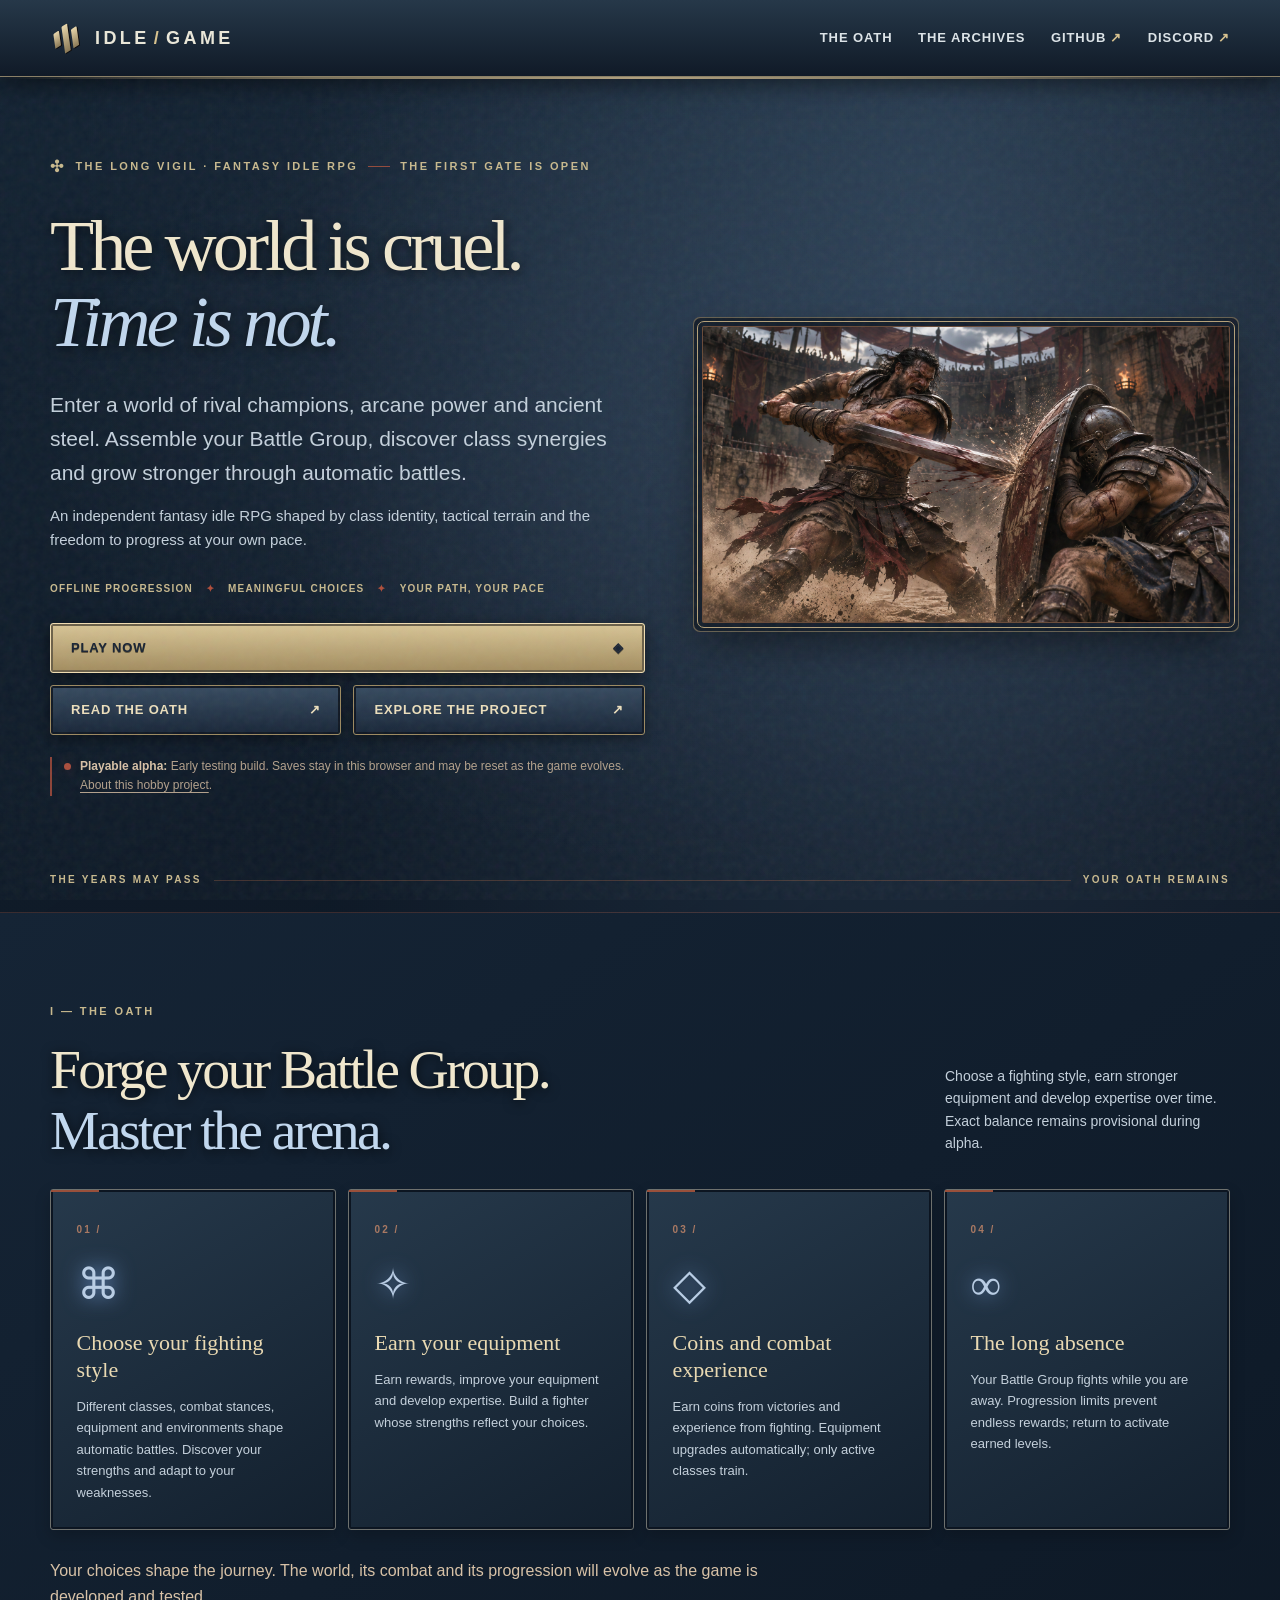
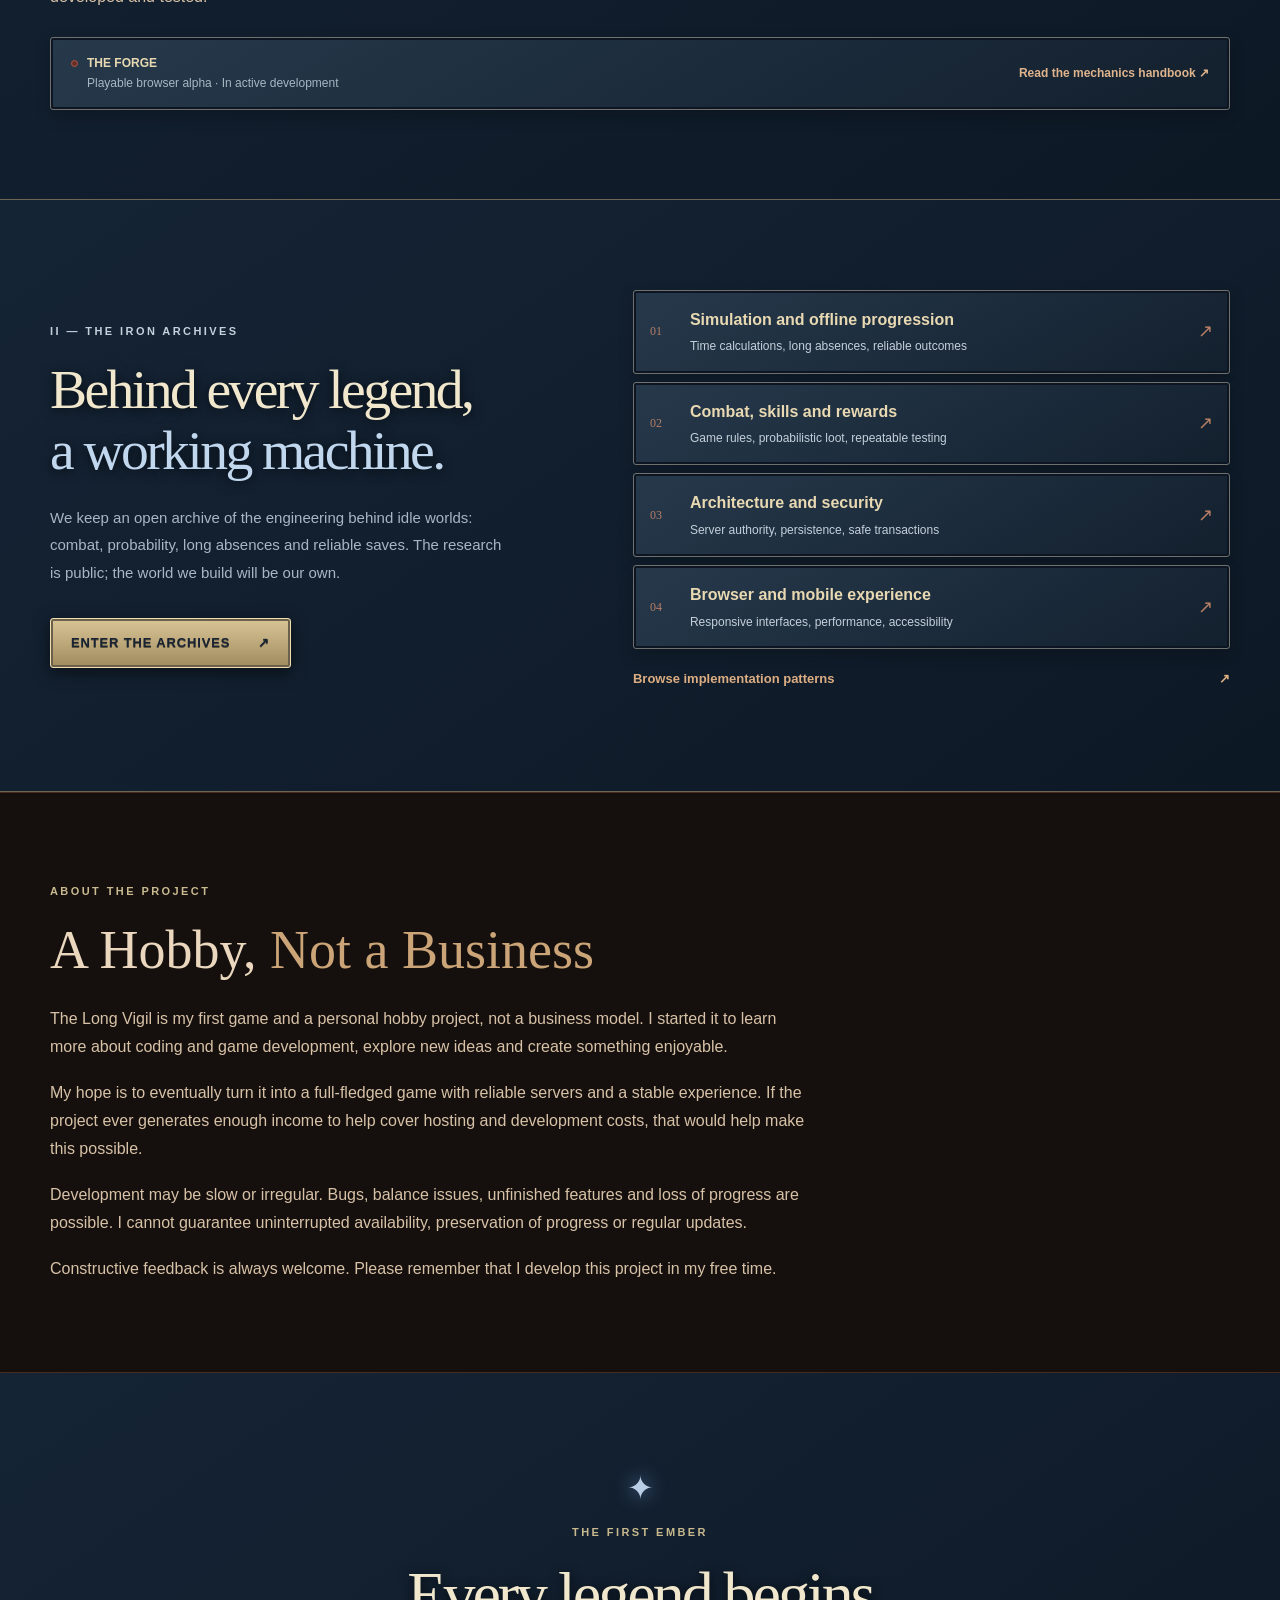
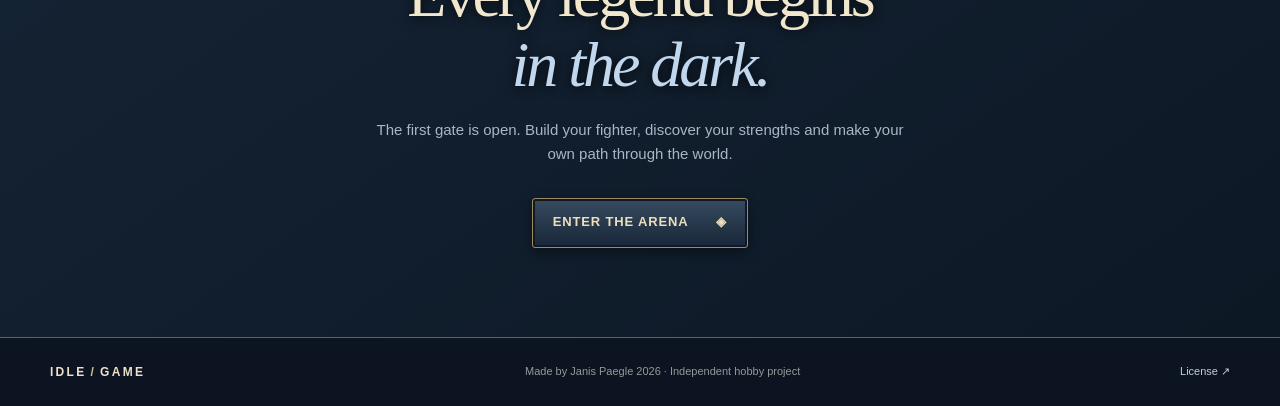
<file: site/index.html>
<!doctype html>
<html lang="en">
<head>
  <meta charset="utf-8">
  <meta name="viewport" content="width=device-width, initial-scale=1">
  <meta name="theme-color" content="#0c0908">
  <meta name="color-scheme" content="dark">
  <meta name="description" content="The Long Vigil is a fantasy idle RPG. Build your Battle Group, explore class abilities and progress through tactical automatic combat.">
  <meta property="og:type" content="website">
  <meta property="og:title" content="The Long Vigil — The World Is Cruel. Time Is Not.">
  <meta property="og:description" content="A fantasy idle RPG of class mastery, tactical battles and long-term progression. Play the evolving browser alpha.">
  <meta property="og:image" content="https://janisp123.github.io/idle_game/assets/gladiator-shield-clash.png">
  <meta property="og:image:alt" content="A greatsword gladiator striking an opponent’s shield in a grimdark arena.">
  <meta property="og:url" content="https://janisp123.github.io/idle_game/">
  <title>The Long Vigil — The World Is Cruel. Time Is Not.</title>
  <link rel="icon" href="./favicon.svg" type="image/svg+xml">
  <link rel="stylesheet" href="./styles.css?v=20261125-gladiator-hero">
  <link rel="stylesheet" href="./grimdark.css?v=20261125-gladiator-hero">
  <link rel="stylesheet" href="./fantasy-theme.css?v=2-landing-alignment">
  <!-- Keep the approved artwork contained even if a visitor has old CSS cached.
       Other page styles remain in the external stylesheets. -->
  <style>
    .hero-art.hero-art-painted {
      width: 100%;
      height: auto;
      min-height: 0;
      aspect-ratio: 1672 / 941;
      overflow: hidden;
      background: transparent;
    }
    .hero-art.hero-art-painted::before,
    .hero-art.hero-art-painted::after {
      content: none !important;
      display: none !important;
    }
    .hero-art.hero-art-painted > img {
      display: block;
      width: 100%;
      max-width: 100%;
      height: auto;
      object-fit: contain;
    }
    .progression-note { max-width: 780px; margin: 28px 0 0; color: #d8c2a7; line-height: 1.65; }
    .hobby-section { padding-block: clamp(48px, 7vw, 96px); border-block: 1px solid rgba(169,100,69,.33); background: #15100e; }
    .hobby-copy > h2, .hobby-copy > p, .hobby-copy > ul { max-width: 760px; }
    .hobby-copy h2 { font: 400 clamp(32px, 5vw, 54px)/1.15 Georgia, serif; color: #ead7be; margin: 0 0 24px; }
    .hobby-copy h2 span { color: #cba477; }
    .hobby-copy > p:not(.section-kicker) { font-size: 16px; line-height: 1.75; color: #d8c2a7; margin: 0 0 18px; }
    .hobby-copy .hobby-promise strong { font-size: clamp(22px, 4vw, 30px); color: #e6bf8f; }
    .hobby-list { padding-inline-start: 1.3em; margin: 0 0 18px; color: #e6d9c5; line-height: 1.75; }
    .hobby-copy > p:last-child { margin-bottom: 0; }
  </style>
</head>
<body>
  <a class="skip-link" href="#main">Skip to content</a>
  <div class="grain" aria-hidden="true"></div>
  <header class="site-header">
    <div class="container nav-wrap">
      <a class="brand" href="./" aria-label="Idle Game home">
        <span class="brand-mark" aria-hidden="true"><span></span><span></span><span></span></span>
        <span class="brand-name">IDLE<span class="brand-divider">/</span>GAME</span>
      </a>
      <nav class="navigation" aria-label="Main navigation">
        <a href="#vision">The Oath</a>
        <a href="#library">The Archives</a>
        <a class="nav-github" href="https://github.com/janisp123/idle_game" target="_blank" rel="noopener noreferrer">GitHub <span aria-hidden="true">↗</span></a>
        <a class="nav-github nav-discord" href="https://discord.gg/uuZut99uQ4" aria-label="Idle Fix Discord server" target="_blank" rel="noopener noreferrer">Discord <span aria-hidden="true">↗</span></a>
      </nav>
    </div>
  </header>

  <main id="main">
    <section class="hero" aria-labelledby="hero-heading">
      <div class="container hero-grid">
        <div class="hero-copy">
          <div class="eyebrow"><span class="small-sigil" aria-hidden="true">✣</span> THE LONG VIGIL · FANTASY IDLE RPG <span class="eyebrow-rule" aria-hidden="true"></span> THE FIRST GATE IS OPEN</div>
          <h1 id="hero-heading">The world is cruel.<br><em>Time is not.</em></h1>
          <p class="hero-lead">Enter a world of rival champions, arcane power and ancient steel. Assemble your Battle Group, discover class synergies and grow stronger through automatic battles.</p>
          <p class="hero-subtext">An independent fantasy idle RPG shaped by class identity, tactical terrain and the freedom to progress at your own pace.</p>
          <div class="hero-oath" aria-label="Design promises"><span>OFFLINE PROGRESSION</span><span aria-hidden="true">✦</span><span>MEANINGFUL CHOICES</span><span aria-hidden="true">✦</span><span>YOUR PATH, YOUR PACE</span></div>
          <div class="hero-actions">
            <a class="button button-primary button-play" href="./play/" aria-describedby="play-status">Play Now <span aria-hidden="true">◈</span></a>
            <a class="button button-outline" href="#vision">Read the Oath <span aria-hidden="true">↗</span></a>
            <a class="button button-outline" href="https://github.com/janisp123/idle_game" target="_blank" rel="noopener noreferrer">Explore the project <span aria-hidden="true">↗</span></a>
          </div>
          <div class="hero-note" id="play-status"><span class="note-spark" aria-hidden="true"></span><p><strong>Playable alpha:</strong> Early testing build. Saves stay in this browser and may be reset as the game evolves. <a href="#hobby">About this hobby project</a>.</p></div>
        </div>

        <div class="hero-art hero-art-painted">
          <img src="./assets/gladiator-shield-clash.png" width="1672" height="941"
               alt="A brutal gladiator swings a two-handed sword against the shield of an armoured opponent in a grimdark arena."
               fetchpriority="high" decoding="async">
        </div>
      </div>
      <div class="container hero-lower">
        <span>THE YEARS MAY PASS</span>
        <span class="hero-lower-line" aria-hidden="true"></span>
        <span>YOUR OATH REMAINS</span>
      </div>
    </section>

    <section class="principles" id="vision" aria-labelledby="vision-heading">
      <div class="container">
        <div class="section-heading">
          <p class="section-kicker">I — THE OATH</p>
          <div class="heading-flex">
            <h2 id="vision-heading">Forge your Battle Group.<br><span>Master the arena.</span></h2>
            <p>Choose a fighting style, earn stronger equipment and develop expertise over time. Exact balance remains provisional during alpha.</p>
          </div>
        </div>
        <div class="principles-grid">
          <article class="principle-card">
            <span class="card-number">01 /</span>
            <div class="card-glyph" aria-hidden="true">⌘</div>
            <h3>Choose your fighting style</h3>
            <p>Different classes, combat stances, equipment and environments shape automatic battles. Discover your strengths and adapt to your weaknesses.</p>
          </article>
          <article class="principle-card">
            <span class="card-number">02 /</span>
            <div class="card-glyph" aria-hidden="true">✧</div>
            <h3>Earn your equipment</h3>
            <p>Earn rewards, improve your equipment and develop expertise. Build a fighter whose strengths reflect your choices.</p>
          </article>
          <article class="principle-card">
            <span class="card-number">03 /</span>
            <div class="card-glyph" aria-hidden="true">◇</div>
            <h3>Coins and combat experience</h3>
            <p>Earn coins from victories and experience from fighting. Equipment upgrades automatically; only active classes train.</p>
          </article>
          <article class="principle-card">
            <span class="card-number">04 /</span>
            <div class="card-glyph" aria-hidden="true">∞</div>
            <h3>The long absence</h3>
            <p>Your Battle Group fights while you are away. Progression limits prevent endless rewards; return to activate earned levels.</p>
          </article>
        </div>
        <p class="progression-note">Your choices shape the journey. The world, its combat and its progression will evolve as the game is developed and tested.</p>
        <div class="status-strip">
          <div class="status-indicator"><span aria-hidden="true"></span><div><strong>THE FORGE</strong><span class="status-description">Playable browser alpha · In active development</span></div></div>
          <a href="https://github.com/janisp123/idle_game/blob/main/docs/mechanics/README.md" target="_blank" rel="noopener noreferrer">Read the mechanics handbook <span aria-hidden="true">↗</span></a>
        </div>
      </div>
    </section>

    <section class="library-section" id="library" aria-labelledby="library-heading">
      <div class="container library-grid">
        <div class="library-intro">
          <p class="section-kicker">II — THE IRON ARCHIVES</p>
          <h2 id="library-heading">Behind every legend,<br><span>a working machine.</span></h2>
          <p>We keep an open archive of the engineering behind idle worlds: combat, probability, long absences and reliable saves. The research is public; the world we build will be our own.</p>
          <a class="button button-primary" href="https://github.com/janisp123/idle_game/blob/main/docs/RESEARCH_LIBRARY.md" target="_blank" rel="noopener noreferrer">Enter the Archives <span aria-hidden="true">↗</span></a>
        </div>
        <div class="library-list" aria-label="Engineering research areas">
          <div class="library-row"><span class="library-index">01</span><div><strong>Simulation and offline progression</strong><small>Time calculations, long absences, reliable outcomes</small></div><span aria-hidden="true">↗</span></div>
          <div class="library-row"><span class="library-index">02</span><div><strong>Combat, skills and rewards</strong><small>Game rules, probabilistic loot, repeatable testing</small></div><span aria-hidden="true">↗</span></div>
          <div class="library-row"><span class="library-index">03</span><div><strong>Architecture and security</strong><small>Server authority, persistence, safe transactions</small></div><span aria-hidden="true">↗</span></div>
          <div class="library-row"><span class="library-index">04</span><div><strong>Browser and mobile experience</strong><small>Responsive interfaces, performance, accessibility</small></div><span aria-hidden="true">↗</span></div>
          <a class="library-all" href="https://github.com/janisp123/idle_game/blob/main/docs/USEFUL_EXAMPLES.md" target="_blank" rel="noopener noreferrer">Browse implementation patterns <span aria-hidden="true">↗</span></a>
        </div>
      </div>
    </section>

    <section class="hobby-section" id="hobby" aria-labelledby="hobby-heading">
      <div class="container hobby-copy">
        <p class="section-kicker">ABOUT THE PROJECT</p>
        <h2 id="hobby-heading">A Hobby, <span>Not a Business</span></h2>
        <p>The Long Vigil is my first game and a personal hobby project, not a business model. I started it to learn more about coding and game development, explore new ideas and create something enjoyable.</p>
        <p>My hope is to eventually turn it into a full-fledged game with reliable servers and a stable experience. If the project ever generates enough income to help cover hosting and development costs, that would help make this possible.</p>
        <p>Development may be slow or irregular. Bugs, balance issues, unfinished features and loss of progress are possible. I cannot guarantee uninterrupted availability, preservation of progress or regular updates.</p>
        <p>Constructive feedback is always welcome. Please remember that I develop this project in my free time.</p>
      </div>
    </section>

    <section class="closing" aria-labelledby="closing-heading">
      <div class="container closing-inner">
        <span class="closing-symbol" aria-hidden="true">✦</span>
        <p class="section-kicker">THE FIRST EMBER</p>
        <h2 id="closing-heading">Every legend begins<br><em>in the dark.</em></h2>
        <p>The first gate is open. Build your fighter, discover your strengths and make your own path through the world.</p>
        <a class="button button-outline" href="./play/">Enter the arena <span aria-hidden="true">◈</span></a>
      </div>
    </section>
  </main>

  <footer class="site-footer">
    <div class="container footer-inner">
      <span class="footer-brand">IDLE<span>/</span>GAME</span>
      <span>Made by Janis Paegle 2026 · Independent hobby project</span>
      <a href="https://github.com/janisp123/idle_game/blob/main/LICENSE.md" target="_blank" rel="noopener noreferrer">License <span aria-hidden="true">↗</span></a>
    </div>
  </footer>
</body>
</html>
</file>
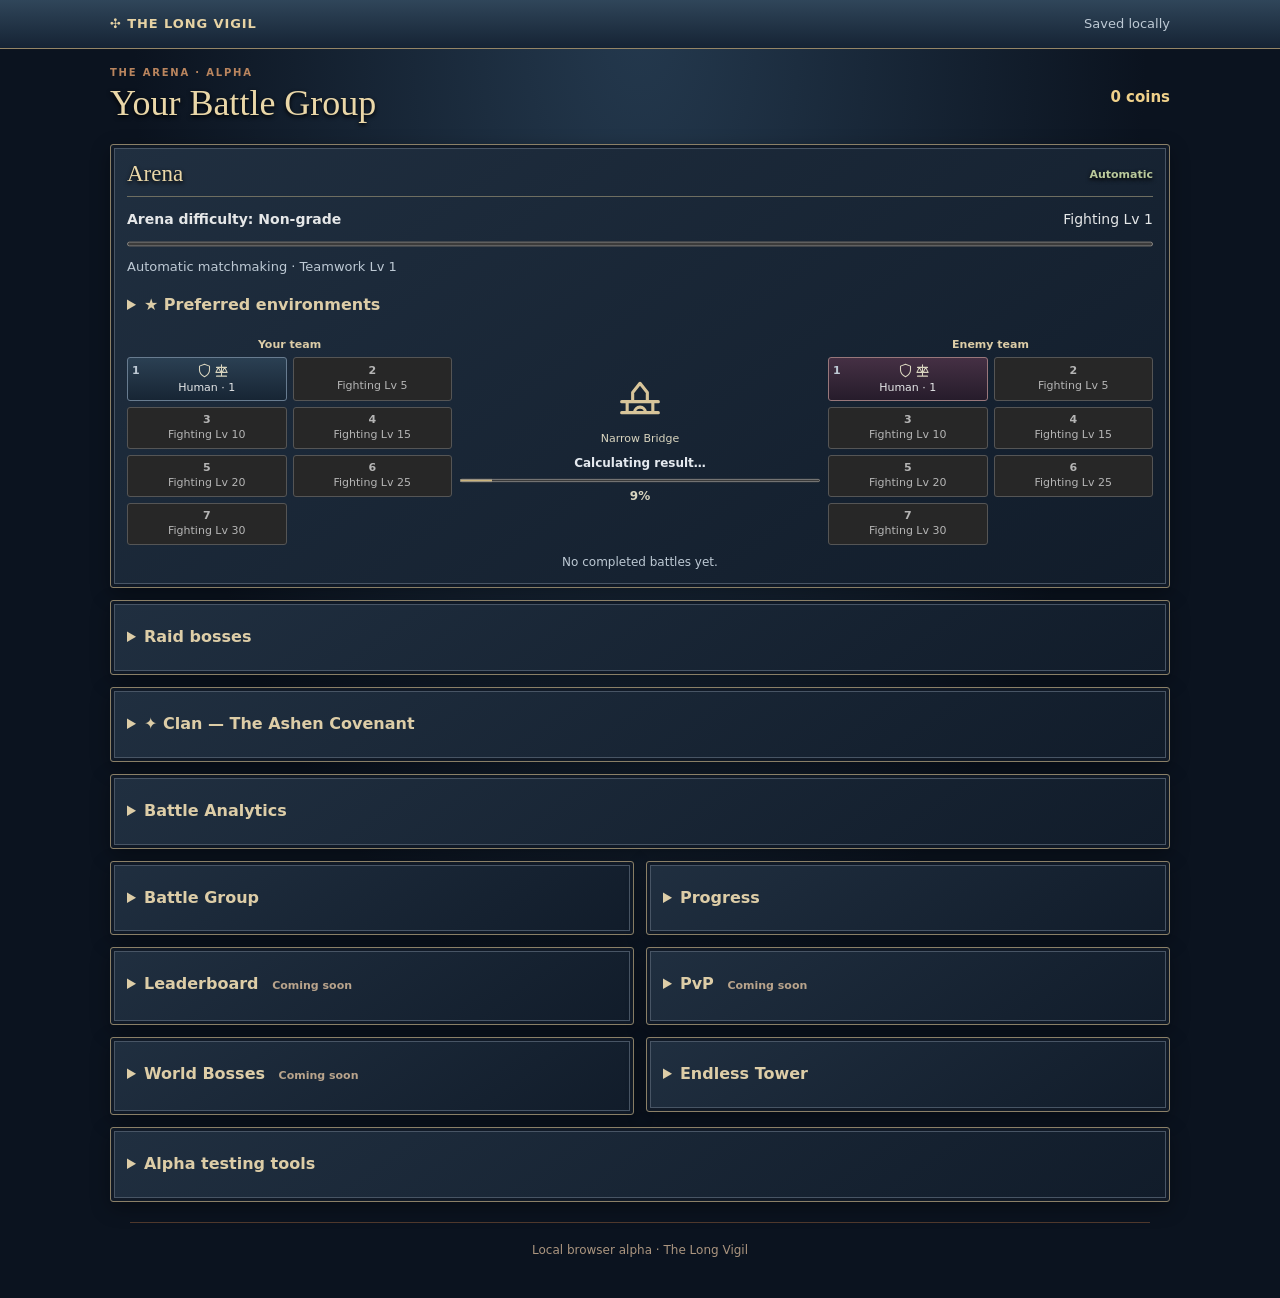
<file: site/play/index.html>
<!doctype html>
<html lang="en">
<head>
<meta charset="utf-8">
<meta name="viewport" content="width=device-width, initial-scale=1">
<meta name="theme-color" content="#0c0807">
<title>The Long Vigil — Play</title>
<link rel="icon" href="../favicon.svg" type="image/svg+xml">
<link rel="stylesheet" href="./game.css">
<link rel="stylesheet" href="./manager-ui.css?v=arena-roster-001">
<link rel="stylesheet" href="./fantasy-ui.css?v=raid-001">
<script type="importmap">
{
  "imports": {
    "./engine.mjs": "./engine.mjs?v=stance-unlock-001",
    "./engine.mjs?v=raid-001": "./engine.mjs?v=stance-unlock-001",
    "./engine.mjs?v=individual-stats-001": "./engine.mjs?v=stance-unlock-001",
    "./engine.mjs?v=kits-001": "./engine.mjs?v=stance-unlock-001",
    "./engine.mjs?v=gear-a3": "./engine.mjs?v=stance-unlock-001",
    "./engine.mjs?v=group-001": "./engine.mjs?v=stance-unlock-001",
    "./arena-manager.mjs": "./arena-manager.mjs?v=staged-recruitment-20261128-2",
    "./arena-manager.mjs?v=raid-001": "./arena-manager.mjs?v=staged-recruitment-20261128-2",
    "./manager-lanes.mjs": "./manager-lanes.mjs?v=staged-recruitment-20261128-2",
    "./manager-lanes.mjs?v=raid-001": "./manager-lanes.mjs?v=staged-recruitment-20261128-2",
    "./manager-lanes.mjs?v=individual-stats-001": "./manager-lanes.mjs?v=staged-recruitment-20261128-2",
    "./arena-presentation.mjs": "./arena-presentation.mjs?v=arena-roster-001",
    "./arena-presentation.mjs?v=raid-001": "./arena-presentation.mjs?v=arena-roster-001",
    "./battle-group-timeline.mjs": "./battle-group-timeline.mjs?v=stance-unlock-001",
    "./battle-group-timeline.mjs?v=raid-001": "./battle-group-timeline.mjs?v=stance-unlock-001",
    "./battle-group-timeline.mjs?v=group-001": "./battle-group-timeline.mjs?v=stance-unlock-001",
    "./arenas.mjs": "./arenas.mjs?v=staged-recruitment-20261128-2",
    "./arenas.mjs?v=bal-002": "./arenas.mjs?v=staged-recruitment-20261128-2",
    "./battle-group-editor.mjs?v=individual-stats-001": "./battle-group-editor.mjs?v=stance-unlock-001",
    "./battle-group-progress-view.mjs?v=individual-stats-001": "./battle-group-progress-view.mjs?v=staged-recruitment-20261128-2",
    "./battle-group.mjs?v=individual-stats-001": "./battle-group.mjs?v=stance-unlock-001",
    "./battle-group.mjs": "./battle-group.mjs?v=stance-unlock-001",
    "./battle-group.mjs?v=group-001": "./battle-group.mjs?v=stance-unlock-001",
    "./battle-group-clones.mjs": "./battle-group-clones.mjs?v=stance-unlock-001",
    "./battle-group-clones.mjs?v=group-003": "./battle-group-clones.mjs?v=stance-unlock-001",
    "./team-combat.mjs": "./team-combat.mjs?v=staged-recruitment-20261128-2",
    "./team-combat.mjs?v=raid-001": "./team-combat.mjs?v=staged-recruitment-20261128-2",
    "./team-combat.mjs?v=manager-tactics-001": "./team-combat.mjs?v=staged-recruitment-20261128-2",
    "./team-combat.mjs?v=kits-001": "./team-combat.mjs?v=staged-recruitment-20261128-2",
    "./physical-actions.mjs": "./physical-actions.mjs?v=staged-recruitment-20261128-2",
    "./physical-actions.mjs?v=kits-001": "./physical-actions.mjs?v=staged-recruitment-20261128-2",
    "./class-ability-policy.mjs": "./class-ability-policy.mjs?v=staged-recruitment-20261128-2",
    "./class-effects.mjs": "./class-effects.mjs?v=staged-recruitment-20261128-2",
    "./class-kits.mjs": "./class-kits.mjs?v=staged-recruitment-20261128-2",
    "./group-counter-rules.mjs": "./group-counter-rules.mjs?v=staged-recruitment-20261128-2",
    "./stat-combat.mjs": "./stat-combat.mjs?v=staged-recruitment-20261128-2",
    "./arena-preferences.mjs": "./arena-preferences.mjs?v=staged-recruitment-20261128-2",
    "./engine.mjs?v=npc-parity-001": "./engine.mjs?v=stance-unlock-001",
    "./engine.mjs?v=arena-only-001": "./engine.mjs?v=stance-unlock-001",
    "./team-combat.mjs?v=raid-002": "./team-combat.mjs?v=staged-recruitment-20261128-2",
    "./alpha-clan.mjs": "./alpha-clan.mjs?v=staged-recruitment-20261128-2",
    "./clan-raid.mjs": "./clan-raid.mjs?v=staged-recruitment-20261128-2",
    "./raid-rules.mjs": "./raid-rules.mjs?v=staged-recruitment-20261128-2",
    "./raid-rules.mjs?v=raid-002": "./raid-rules.mjs?v=staged-recruitment-20261128-2",
    "./raid-encounters.mjs": "./raid-encounters.mjs?v=staged-recruitment-20261128-2",
    "./raid-encounters.mjs?v=raid-002": "./raid-encounters.mjs?v=staged-recruitment-20261128-2",
    "./raid-session.mjs": "./raid-session.mjs?v=staged-recruitment-20261128-2",
    "./manager-app.mjs": "./manager-app.mjs?v=arena-roster-001",
    "./manager-app.mjs?v=raid-002": "./manager-app.mjs?v=arena-roster-001",
    "./manager-app.mjs?v=alpha-clan-001": "./manager-app.mjs?v=arena-roster-001",
    "./arena-view.mjs": "./arena-view.mjs?v=arena-roster-001",
    "./arena-view.mjs?v=raid-002": "./arena-view.mjs?v=arena-roster-001",
    "./manager-migration.mjs": "./manager-migration.mjs?v=staged-recruitment-20261128-2",
    "./manager-migration.mjs?v=individual-stats-001": "./manager-migration.mjs?v=staged-recruitment-20261128-2",
    "./alpha-tools.mjs": "./alpha-tools.mjs?v=staged-recruitment-20261128-2",
    "./alpha-tools.mjs?v=individual-stats-001": "./alpha-tools.mjs?v=staged-recruitment-20261128-2",
    "./endless-tower.mjs": "./endless-tower.mjs?v=stance-unlock-001",
    "./endless-tower.mjs?v=raid-002": "./endless-tower.mjs?v=stance-unlock-001",
    "./endless-tower.mjs?v=group-005": "./endless-tower.mjs?v=stance-unlock-001",
    "./endless-tower.mjs?v=group-003": "./endless-tower.mjs?v=stance-unlock-001",
    "./endless-tower.mjs?v=kits-001": "./endless-tower.mjs?v=stance-unlock-001",
    "./raid-view.mjs": "./raid-view.mjs?v=staged-recruitment-20261128-2",
    "./raid-view.mjs?v=raid-002": "./raid-view.mjs?v=staged-recruitment-20261128-2",
    "./raid-view.mjs?v=group-005": "./raid-view.mjs?v=staged-recruitment-20261128-2",
    "./raid-view.mjs?v=group-003": "./raid-view.mjs?v=staged-recruitment-20261128-2",
    "./raid-view.mjs?v=kits-001": "./raid-view.mjs?v=staged-recruitment-20261128-2",
    "./battle-group-rank.mjs": "./battle-group-rank.mjs?v=staged-recruitment-20261128-2",
    "./battle-group-rank.mjs?v=raid-002": "./battle-group-rank.mjs?v=staged-recruitment-20261128-2",
    "./battle-group-rank.mjs?v=group-005": "./battle-group-rank.mjs?v=staged-recruitment-20261128-2",
    "./battle-group-rank.mjs?v=group-003": "./battle-group-rank.mjs?v=staged-recruitment-20261128-2",
    "./battle-group-rank.mjs?v=kits-001": "./battle-group-rank.mjs?v=staged-recruitment-20261128-2",
    "./battle-group-clones.mjs?v=raid-002": "./battle-group-clones.mjs?v=stance-unlock-001",
    "./battle-group-clones.mjs?v=group-005": "./battle-group-clones.mjs?v=stance-unlock-001",
    "./battle-group-clones.mjs?v=kits-001": "./battle-group-clones.mjs?v=stance-unlock-001",
    "./battle-group-actions.mjs": "./battle-group-actions.mjs?v=staged-recruitment-20261128-2",
    "./battle-group-actions.mjs?v=raid-002": "./battle-group-actions.mjs?v=staged-recruitment-20261128-2",
    "./battle-group-actions.mjs?v=group-005": "./battle-group-actions.mjs?v=staged-recruitment-20261128-2",
    "./battle-group-actions.mjs?v=group-003": "./battle-group-actions.mjs?v=staged-recruitment-20261128-2",
    "./battle-group-actions.mjs?v=kits-001": "./battle-group-actions.mjs?v=staged-recruitment-20261128-2"
  }
}
</script>
<script type="module" src="./manager-app.mjs?v=arena-roster-001"></script>
</head>
<body>
<a class="skip-link" href="#game">Skip to game</a>
<header class="manager-top"><a href="../">✣ THE LONG VIGIL</a><span id="saveStatus" role="status">Loading…</span></header>
<main id="game" class="manager-shell">
<header class="manager-heading"><div><p class="eyebrow">THE ARENA · ALPHA</p><h1 id="character-heading">Your Battle Group</h1></div><strong id="coinWallet">0 coins</strong></header>
<p id="migrationNotice" role="status" hidden></p>
<div class="manager-grid">
<section class="manager-card arena-card" aria-labelledby="arenaHeading">
<h2 id="arenaHeading">Arena <span class="live-label">Automatic</span></h2>
<div class="line"><strong id="arenaStage">Non-grade</strong><span id="fightingLevel">Fighting Lv 1</span></div>
<progress id="fightingXP" aria-label="Fighting experience" value="0" max="40"></progress>
<p id="arenaNext" class="quiet"></p>
<details id="arenaPreferencePanel"><summary>★ Preferred environments</summary><p class="quiet">Star exactly three of eight. Each becomes 22.5% likely instead of 12.5%; the other five become 6.5%. Save once every 24 hours. Changes apply to the next battle.</p><div id="arenaPreferenceChoices" class="choice-grid two" role="group" aria-label="Preferred environments"></div><button id="arenaPreferenceSave" type="button" disabled>Save three favorites</button><p id="arenaPreferenceStatus" class="quiet" role="status">Loading environments…</p></details>
<div id="battleFighters" class="arena-match" data-phase="preparing">
  <div class="arena-side"><h3>Your team</h3><div id="arenaPlayers" class="arena-roster"></div></div>
  <div class="arena-center">
    <div id="arenaEnvironmentIcon" class="arena-environment-icon" aria-hidden="true"></div>
    <p id="arenaEnvironment">—</p>
    <p id="battleEvent" class="arena-phase" role="status">Preparing</p>
    <progress id="battleCalculation" aria-label="Battle calculation" max="100" value="0"></progress>
    <strong id="battlePercent" class="arena-percent">0%</strong>
    <p id="arenaReward" class="arena-reward" hidden></p>
  </div>
  <div class="arena-side"><h3>Enemy team</h3><div id="arenaEnemies" class="arena-roster"></div></div>
</div>
<section id="raidBattle" hidden aria-labelledby="raidHeading"><h3 id="raidHeading"></h3><p id="raidTerrain" class="quiet"></p><div class="raid-match"><div><h3>Your team</h3><div id="raidPlayers" class="raid-team"></div></div><div><h3>Monsters</h3><div id="raidBoss"></div><div id="raidMinions" class="raid-crew"></div></div></div><p id="raidTimer" class="quiet"></p><progress id="raidProgress" max="100" value="0" aria-label="Raid time limit"></progress></section>
<section id="towerFight" hidden><h3 id="towerFightStatus" role="status"></h3><progress id="towerFightProgress" max="100" value="0" aria-label="Tower battle progress"></progress></section>
<p id="battleResult" class="quiet arena-last-result" aria-live="polite">No completed battles yet.</p>
</section>
<details id="raidPanel" class="manager-card stats-card"><summary>Raid bosses</summary><p id="raidBuff" class="raid-blessing"></p><p class="quiet">Unlock raids by clearing tower floors 10, 20, 30, 40 and 50. Choose an unlocked raid. Your team fights automatically, then returns to the arena. One blessing lasts 24 hours; lower raids cannot refresh higher blessings.</p><div id="raidChoices" class="raid-choices"></div><p id="raidLast" class="quiet" role="status"></p></details>
<details id="alphaClanPanel" class="manager-card stats-card" aria-labelledby="clanHeading"><summary id="clanHeading">✦ Clan — The Ashen Covenant</summary><p class="quiet">Alpha test clan · Automatically joined on login. Your clan progress is local to this browser; no shared roster or treasury yet.</p><p id="clanMembership" role="status" class="quiet">Loading clan membership…</p><div class="line"><span>Local clan treasury</span><strong id="clanTreasury">—</strong></div><p id="clanDonated" class="quiet"></p><p class="quiet">Every tenth positive arena coin reward goes automatically to the clan warehouse.</p><progress id="clanDonationProgress" max="10" value="0" aria-label="Rewards toward next clan contribution"></progress><p id="clanDonationStatus" class="quiet" role="status"></p><h3>Buildings</h3><div id="clanBuildings" class="clan-buildings"></div><p id="clanConstruction" role="status" class="quiet"></p><h3>Clan combat bonuses</h3><div id="clanBonuses" class="skill-list"></div><h3>Weekly clan raid</h3><p id="clanRaidStatus" class="quiet" role="status"></p><button id="clanJoinRaid" type="button" disabled>Join Raid</button><p class="quiet">Local alpha: allied groups are simulated, not other online players. Registration freezes your current group. Raid resolves at the weekly cutoff on your next visit.</p>
<details id="clanWarsPanel" class="future-clan-panel" aria-labelledby="clanWarsHeading"><summary id="clanWarsHeading">Clan Wars <span class="future-status">Coming soon</span></summary><p class="quiet">Clan-versus-clan warfare is not available yet.</p></details></details>
<details id="battleAnalyticsPanel" class="manager-card stats-card" aria-labelledby="battleAnalyticsHeading">
<summary id="battleAnalyticsHeading">Battle Analytics</summary>
<div class="choice-grid two" id="battleAnalyticsScope"></div><div id="battleAnalyticsBody"></div>
</details>
<details id="battleGroupPanel" class="manager-card" aria-labelledby="battleGroupHeading">
<summary id="battleGroupHeading">Battle Group</summary><p class="quiet">Recruit characters at Fighting levels 1, 5, 10, 15, 20, 25 and 30. Each character unlocks specializations at character level 20.</p>
<div id="fighterButtons" class="group-slots" role="group" aria-label="Choose character"></div>
<div class="group-selectors">
<h3 id="raceHeading">Race</h3><div id="raceChoice" class="choice-grid three" role="group" aria-labelledby="raceHeading"></div>
<h3 id="mainClassHeading">Main class</h3><div id="mainClassChoice" class="choice-grid two" role="group" aria-labelledby="mainClassHeading"></div>
<h3 id="specialClassHeading">Specialization</h3><div id="specialClassChoice" class="choice-grid two" role="group" aria-labelledby="specialClassHeading"></div>
<p id="classChoiceStatus" class="quiet" aria-live="polite"></p>
</div>
<h3>Combat stance</h3><div id="tacticButtons" class="choice-grid three" role="group" aria-label="Choose combat stance"></div>
<div id="selectedClassProgress"></div>
<p class="quiet">Only active classes train and upgrade. Changes take effect in the next battle. Tanks draw enemy attention first; healers prioritize wounded tanks.</p>
</details>
<details id="progressPanel" class="manager-card" aria-labelledby="progressHeading">
<summary id="progressHeading">Progress</summary>
<button id="loginReportReopen" type="button" class="secondary">Last login report</button>
<div id="groupProgressOverview" hidden></div>
<p id="latestProgress" class="quiet">No completed rewards yet.</p>
<ul id="progressFeed" class="progress-feed" aria-label="Recent committed progress"></ul>
</details>
<details id="leaderboardPanel" class="manager-card future-panel" aria-labelledby="leaderboardHeading"><summary id="leaderboardHeading">Leaderboard <span class="future-status">Coming soon</span></summary><p class="quiet">Player and clan rankings are not available yet.</p></details>
<details id="pvpPanel" class="manager-card future-panel" aria-labelledby="pvpHeading"><summary id="pvpHeading">PvP <span class="future-status">Coming soon</span></summary><p class="quiet">Player-versus-player battles are not available yet.</p></details>
<details id="worldBossesPanel" class="manager-card future-panel" aria-labelledby="worldBossesHeading"><summary id="worldBossesHeading">World Bosses <span class="future-status">Coming soon</span></summary><p class="quiet">Future world boss encounters. None are available to fight yet.</p><ul class="world-boss-preview"><li>Ant Queen</li><li>Spider Queen</li><li>Pirate Queen</li><li>Dragon Queen</li><li>Daemon Queen</li></ul></details>
<details id="endlessTowerPanel" class="manager-card" aria-labelledby="endlessTowerHeading"><summary id="endlessTowerHeading">Endless Tower</summary><p class="quiet">Clear floors 10, 20, 30, 40 and 50 to unlock the existing raid bosses. Cleared floors are permanent; higher floors continue indefinitely.</p><p id="towerHighest"></p><p id="towerNext" class="quiet"></p><button id="towerAttempt" type="button" disabled>Attempt next floor</button><p id="towerLast" class="quiet" role="status"></p></details>
<details id="alphaTools" class="manager-card stats-card" hidden>
<summary>Alpha testing tools</summary>
<p class="quiet">Local developer tools. Not normal gameplay.</p>
<div class="choice-grid two"><button id="alphaMaxStats" type="button">Max stats</button><button id="alphaCoins" type="button">+100,000 coins</button><button id="alphaDay" type="button">Test 24 hours idle</button><button id="alphaSpeed" type="button" aria-pressed="false">Speed ×10</button><button id="alphaReset" type="button">Reset progress</button><button id="alphaClanRaid" type="button" disabled>Test registered clan raid</button></div>
<p id="alphaStatus" role="status" class="quiet"></p>
</details>
</div>
<footer>Local browser alpha · The Long Vigil</footer>
</main>
<dialog id="loginReport" aria-labelledby="loginReportHeading"><h2 id="loginReportHeading">Last login report</h2><p id="loginReportSummary"></p><ul id="loginReportBody" class="progress-feed"></ul><button id="loginReportDismiss" type="button" autofocus>Continue</button></dialog>
<dialog id="mainInfoDialog" aria-labelledby="mainInfoHeading"><h2 id="mainInfoHeading"></h2><p class="quiet">Main class unlocks at character level 20. Information is available now.</p><p id="mainInfoRole"></p><div class="class-kit-cards"><section class="class-kit-entry"><span class="kit-emblem" aria-hidden="true">Ⅰ</span><div><small>Basic automatic skill · <span id="mainInfoCooldown"></span></small><h3 id="mainInfoSkill"></h3><p id="mainInfoSkillEffect"></p></div></section></div><dl class="class-info-details"><dt>Strengths</dt><dd id="mainInfoStrong"></dd><dt>Weaknesses</dt><dd id="mainInfoWeak"></dd></dl><h3>Specialization paths · Level 30</h3><p class="quiet">The specialization replaces the basic skill with its own kit. Open a guide to explore its abilities and combat role.</p><div id="mainInfoPaths"></div><p class="quiet">Choices may be changed after unlocking. Tactical guidance, not guaranteed results.</p><button id="mainInfoClose" type="button" autofocus>Close</button></dialog>
<dialog id="classInfoDialog" aria-labelledby="classInfoHeading"><h2 id="classInfoHeading"></h2><p id="classInfoEquipment" class="quiet"></p><p id="classInfoAction" class="quiet"></p><p id="classInfoAttributes" class="quiet"></p><p id="classInfoGrowth" class="quiet"></p><div class="class-kit-cards"><section class="class-kit-entry passive"><span class="kit-emblem" aria-hidden="true">✦</span><div><small>Passive trait</small><h3 id="classInfoPassiveName"></h3><p id="classInfoPassiveEffect"></p></div></section><section class="class-kit-entry"><span class="kit-emblem" aria-hidden="true">Ⅰ</span><div><small>Automatic ability · <span id="classInfoPrimaryCooldown"></span></small><h3 id="classInfoPrimaryName"></h3><p id="classInfoPrimaryEffect"></p></div></section><section class="class-kit-entry"><span class="kit-emblem" aria-hidden="true">Ⅱ</span><div><small>Automatic ability · <span id="classInfoSecondaryCooldown"></span></small><h3 id="classInfoSecondaryName"></h3><p id="classInfoSecondaryEffect"></p></div></section></div><dl class="class-info-details"><dt>Strong against / purpose</dt><dd id="classInfoStrong"></dd><dt>Best environments</dt><dd id="classInfoBest"></dd><dt>Weak against</dt><dd id="classInfoWeak"></dd><dt>Unfavourable environments</dt><dd id="classInfoWorst"></dd></dl><p class="quiet">Tactical guidance, not guaranteed outcomes. Alpha balance is still being tested.</p><button id="classInfoClose" type="button" autofocus>Close</button></dialog>
</body>
</html>
</file>
<file: site/styles.css>
:root {
  --background: #0c1014;
  --surface: #12171b;
  --surface-raised: #181c1f;
  --ink: #efeee9;
  --soft: #c2c0b7;
  --muted: #a4aaa9;
  --hairline: #343839;
  --gold: #d6b882;
  --gold-light: #efdbb3;
  --max-width: 1180px;
}

* { box-sizing: border-box; }
html { scroll-behavior: smooth; }
body {
  margin: 0;
  color: var(--ink);
  background: var(--background);
  font-family: -apple-system, BlinkMacSystemFont, "Segoe UI", Roboto, Helvetica, Arial, sans-serif;
  line-height: 1.6;
  -webkit-font-smoothing: antialiased;
}
body::before {
  content: "";
  position: absolute;
  z-index: -1;
  inset: 0 0 auto 0;
  height: 820px;
  pointer-events: none;
  background: radial-gradient(ellipse 62% 42% at 75% 27%, rgba(115, 92, 50, .14), transparent 72%);
}
a { color: inherit; text-decoration: none; }
a:focus-visible { outline: 2px solid var(--gold-light); outline-offset: 5px; border-radius: 2px; }
button:focus-visible { outline: 2px solid var(--gold-light); outline-offset: 5px; }
::selection { color: #080b0e; background: var(--gold-light); }
.container { width: min(var(--max-width), calc(100% - 64px)); margin-inline: auto; }
.grain {
  position: fixed;
  pointer-events: none;
  inset: 0;
  z-index: 9;
  opacity: .04;
  background-image: url("data:image/svg+xml,%3Csvg viewBox='0 0 180 180' xmlns='http://www.w3.org/2000/svg'%3E%3Cfilter id='n'%3E%3CfeTurbulence type='fractalNoise' baseFrequency='.65' numOctaves='3' stitchTiles='stitch'/%3E%3C/filter%3E%3Crect width='180' height='180' filter='url(%23n)' opacity='.6'/%3E%3C/svg%3E");
}
.skip-link {
  position: absolute;
  z-index: 100;
  top: -100px;
  left: 18px;
  padding: 10px 16px;
  background: var(--gold-light);
  color: #121212;
}
.skip-link:focus { top: 14px; }

.site-header {
  border-bottom: 1px solid rgba(206, 189, 154, .14);
  background: rgba(12, 16, 20, .87);
}
.nav-wrap {
  min-height: 88px;
  display: flex;
  align-items: center;
  justify-content: space-between;
  gap: 22px;
}
.brand { display: inline-flex; align-items: center; gap: 14px; white-space: nowrap; }
.brand-mark {
  position: relative;
  width: 31px;
  height: 32px;
  display: inline-flex;
  align-items: center;
  justify-content: center;
  gap: 3px;
  transform: rotate(-8deg);
}
.brand-mark span {
  height: 15px;
  width: 6px;
  background: var(--gold);
  border-radius: 1px 1px 0 0;
  transform: skewY(-24deg);
}
.brand-mark span:nth-child(2) { height: 27px; }
.brand-mark span:nth-child(3) { height: 19px; }
.brand-name, .footer-brand {
  font-weight: 800;
  font-size: 18px;
  letter-spacing: .23em;
  line-height: 1;
}
.brand-divider, .footer-brand span { color: var(--gold); margin: 0 4px; }
.navigation { display: flex; align-items: center; gap: clamp(18px, 3vw, 41px); font-size: 13px; font-weight: 600; }
.navigation a { color: #b8b9b6; transition: color .15s ease; }
.navigation a:hover { color: var(--gold-light); }
.navigation .nav-github { color: var(--ink); }
.nav-github span { color: var(--gold); padding-left: 4px; }

.hero { border-bottom: 1px solid rgba(206, 189, 154, .13); }
.hero-grid {
  display: grid;
  grid-template-columns: 1.06fr .94fr;
  align-items: center;
  gap: clamp(36px, 5vw, 90px);
  min-height: 665px;
  padding-block: 74px 72px;
}
.hero-copy { position: relative; z-index: 1; }
.eyebrow, .section-kicker {
  display: flex;
  align-items: center;
  gap: 10px;
  font-size: 11px;
  letter-spacing: .24em;
  font-weight: 750;
  text-transform: uppercase;
  color: var(--gold);
}
.eyebrow { flex-wrap: wrap; line-height: 1.6; }
.small-sigil { font-size: 16px; }
.eyebrow-rule { display: inline-block; height: 1px; width: 22px; background: #75674d; }
.hero h1, .section-heading h2, .library-intro h2, .closing h2 {
  font-family: Georgia, "Times New Roman", serif;
  font-weight: 400;
  letter-spacing: -.047em;
  line-height: 1.095;
}
.hero h1 {
  font-size: clamp(58px, 6.15vw, 92px);
  margin: 23px 0 28px;
}
.hero h1 em, .closing h2 em { font-weight: 400; font-style: italic; color: var(--gold-light); }
.hero-lead {
  font-size: clamp(17px, 1.75vw, 21px);
  max-width: 570px;
  color: var(--ink);
  line-height: 1.62;
  margin: 0 0 14px;
}
.hero-subtext { max-width: 545px; color: var(--muted); font-size: 15px; margin: 0; }
.hero-actions { margin-top: 32px; display: flex; flex-wrap: wrap; gap: 12px; }
.button {
  display: inline-flex;
  justify-content: center;
  align-items: center;
  gap: 28px;
  min-height: 50px;
  padding: 13px 20px;
  border: 1px solid var(--hairline);
  font-size: 13px;
  font-weight: 750;
  line-height: 1.3;
  letter-spacing: .015em;
  transition: background-color .2s ease, border-color .2s ease, transform .2s ease;
}
.button:hover { transform: translateY(-2px); }
.button-primary { background: var(--gold); border-color: var(--gold); color: #14130f; }
.button-primary:hover { background: var(--gold-light); border-color: var(--gold-light); }
.button-play:disabled {
  background: rgba(214, 184, 130, .10);
  border-color: rgba(214, 184, 130, .45);
  color: var(--gold-light);
  cursor: not-allowed;
  opacity: .8;
}
.button-play:disabled:hover { transform: none; background: rgba(214, 184, 130, .10); }
.button-outline { border-color: #66645a; color: var(--ink); background: rgba(255,255,255,.015); }
.button-outline:hover { border-color: var(--gold-light); background: rgba(214,184,130,.09); }
.hero-note { display: flex; align-items: baseline; gap: 6px; max-width: 490px; margin-top: 36px; color: var(--muted); font-size: 12px; line-height: 1.5; }
.hero-note strong { color: var(--soft); font-weight: 650; }
.note-spark {
  position: relative;
  display: block;
  flex: 0 0 7px;
  width: 7px; height: 7px;
  border-radius: 50%;
  background: #ad9570;
  box-shadow: 0 0 15px rgba(214,184,130,.35);
}

.hero-art {
  height: min(585px, 47vw);
  min-height: 450px;
  position: relative;
  overflow: hidden;
  isolation: isolate;
  border: 1px solid #39352d;
  background:
    radial-gradient(ellipse 47% 39% at 49% 46%, rgba(171,126,63,.3), transparent 84%),
    linear-gradient(180deg, #212831 0%, #151c22 43%, #0b1014 100%);
  box-shadow: 0 24px 80px rgba(0,0,0,.32), inset 0 0 80px rgba(6,6,5,.52);
}
.hero-art::before {
  content: "";
  position: absolute;
  inset: 14px;
  z-index: 9;
  border: 1px solid rgba(202,184,139,.21);
  pointer-events: none;
}
.hero-art::after {
  content: "";
  position: absolute;
  inset: 0;
  z-index: 7;
  background: linear-gradient(90deg, rgba(5,8,10,.4), transparent 27%, transparent 73%, rgba(5,8,10,.4)), linear-gradient(0deg,#07090b 0%,transparent 25%);
  pointer-events: none;
}
.art-halo {
  position: absolute;
  left: 50%; top: 33%;
  transform: translate(-50%,-50%);
  width: 67%; aspect-ratio: 1;
  border-radius: 50%;
  box-shadow: 0 0 0 1px rgba(185,149,86,.19), 0 0 0 25px rgba(183,146,86,.018), 0 0 0 51px rgba(183,146,86,.027);
  background: radial-gradient(circle, rgba(227,182,107,.36) 0%, rgba(178,142,79,.12) 41%, rgba(135,103,60,.04) 57%, transparent 69%);
}
.art-mountains { position: absolute; bottom: 14%; width: 100%; height: 44%; }
.art-mountains-back {
  background: #151d23;
  clip-path: polygon(0 55%,13% 34%,28% 57%,43% 20%,60% 47%,78% 18%,100% 49%,100% 100%,0 100%);
}
.art-mountains-front {
  background: #0d1317;
  bottom: 4%;
  height: 32%;
  clip-path: polygon(0 36%,18% 58%,35% 35%,55% 65%,72% 34%,85% 43%,100% 16%,100% 100%,0 100%);
}
.gate-structure {
  position: absolute;
  width: 54%; height: 58%;
  left: 23%; bottom: 16%;
  z-index: 3;
  filter: drop-shadow(5px 6px 8px #090b0d);
}
.gate-arch {
  position: absolute;
  inset: 3% 9% 0;
  overflow: hidden;
  border: 18px solid #35332e;
  border-bottom: 0;
  border-radius: 48% 48% 0 0 / 38% 38% 0 0;
  background: radial-gradient(ellipse at 50% 60%, rgba(150,110,55,.22),rgba(8,11,14,.96) 62%);
  box-shadow: inset 0 0 0 7px #15181a, inset 0 0 55px rgba(184,132,60,.14), 0 0 0 4px #171b1d;
}
.gate-void {
  position: absolute;
  bottom: 0; left: 12%; right: 12%; height: 81%;
  border: 2px solid rgba(205,163,100,.13);
  border-bottom: 0;
  border-radius: 48% 48% 0 0 / 33% 33% 0 0;
  box-shadow: 0 0 55px rgba(215,172,107,.12);
}
.gate-pillar {
  position: absolute;
  z-index: 2;
  top: 33%; bottom: -3%; width: 14%;
  background: repeating-linear-gradient(180deg, #464139 0 18px, #2b2b29 18px 22px, #32312d 22px 44px);
  border: 3px solid #171a1c;
  box-shadow: inset 8px 0 8px rgba(255,255,255,.035), inset -8px 0 12px rgba(0,0,0,.35);
}
.gate-pillar-left { left: 2%; }
.gate-pillar-right { right: 2%; }
.gate-crown {
  position: absolute;
  top: 0; left: 0; right: 0; height: 11%;
  z-index: 5;
  background: linear-gradient(180deg, #5b5344,#272a29 80%);
  border: 2px solid #1b1e1e;
  box-shadow: 0 7px 0 #282725;
  clip-path: polygon(0 20%,35% 20%,43% 0,57% 0,65% 20%,100% 20%,100% 100%,0 100%);
}
.art-ground { position: absolute; height: 13%; width: 100%; bottom: 0; background: linear-gradient(180deg, #0f1519, #080b0d); }
.fate-emblem {
  position: absolute;
  z-index: 10;
  left: 50%;
  bottom: 10%;
  transform: translateX(-50%);
  display: flex;
  align-items: center;
  gap: 10px;
  padding: 12px 15px;
  background: rgba(10,12,13,.91);
  border: 1px solid rgba(210,180,125,.28);
  box-shadow: 0 15px 24px rgba(0,0,0,.4);
}
.fate-emblem span {
  width: 39px; height: 39px;
  display: grid; place-items: center;
  border: 1px solid #bd9d66;
  color: #f0d9a8;
  font-size: 14px;
  font-weight: 700;
  font-family: Georgia, serif;
  background: linear-gradient(135deg, #302d26, #14191b);
  transform: rotate(-6deg);
}
.fate-emblem span:nth-child(2) { transform: rotate(4deg); }
.fate-emblem span:nth-child(3) { transform: rotate(-3deg); }
.art-caption {
  position: absolute;
  z-index: 10;
  left: 24px;
  right: 24px;
  bottom: 22px;
  text-align: center;
  letter-spacing: .15em;
  color: #a9a8a0;
  font-size: 9px;
  font-weight: 700;
}
.art-caption span { color: var(--gold); margin-inline: 6px; }

.hero-lower { display: flex; align-items: center; gap: 22px; padding-bottom: 31px; color: #8b918f; font-weight: 650; font-size: 10px; letter-spacing: .23em; }
.hero-lower-line { height: 1px; background: rgba(207,192,159,.22); flex: 1; }

.principles { padding-block: 98px 114px; }
.section-kicker { margin: 0 0 18px; }
.heading-flex { display: flex; align-items: end; justify-content: space-between; gap: 48px; }
.section-heading h2, .library-intro h2 { font-size: clamp(40px, 4.35vw, 65px); margin: 0; }
.section-heading h2 span, .library-intro h2 span { color: var(--gold-light); }
.heading-flex p { max-width: 285px; margin: 0 0 6px; font-size: 14px; color: var(--muted); }
.principles-grid { display: grid; grid-template-columns: repeat(4, minmax(0, 1fr)); margin-top: 45px; border: 1px solid var(--hairline); }
.principle-card { min-height: 314px; padding: 27px 24px 28px; background: linear-gradient(180deg, #15191d,#111619); }
.principle-card + .principle-card { border-left: 1px solid var(--hairline); }
.card-number { color: #8d9290; letter-spacing: .2em; font-weight: 700; font-size: 10px; }
.card-glyph { color: var(--gold); font-size: 43px; line-height: 1.3; font-family: Georgia, serif; font-weight: 400; margin: 24px 0 24px; }
.principle-card h3 { font-family: Georgia, serif; font-size: 22px; font-weight: 400; line-height: 1.23; margin: 0 0 13px; }
.principle-card p { color: var(--muted); line-height: 1.65; font-size: 13px; margin: 0; }
.status-strip { margin-top: 27px; display: flex; justify-content: space-between; flex-wrap: wrap; gap: 16px 24px; font-size: 12px; }
.status-indicator { display: flex; align-items: center; gap: 9px; color: var(--muted); }
.status-indicator > span:first-child { width: 7px; height: 7px; border: 1px solid var(--gold); border-radius: 50%; background: rgba(214,184,130,.25); }
.status-indicator strong { color: var(--soft); }
.status-strip a { color: var(--gold-light); font-weight: 650; }
.status-strip a:hover { text-decoration: underline; text-underline-offset: 4px; }

.library-section {
  padding-block: 112px;
  border-block: 1px solid rgba(210,190,145,.14);
  background: linear-gradient(130deg, #191a1a, #11171b 73%);
}
.library-grid { display: grid; grid-template-columns: .93fr 1.07fr; gap: clamp(55px, 8vw, 124px); align-items: center; }
.library-intro h2 { margin-bottom: 23px; }
.library-intro > p:not(.section-kicker) { font-size: 15px; line-height: 1.83; color: var(--muted); max-width: 465px; margin: 0 0 32px; }
.library-list { border-top: 1px solid #51504a; }
.library-row { display: grid; grid-template-columns: 38px 1fr auto; gap: 15px; align-items: center; padding-block: 24px; border-bottom: 1px solid #393c3d; }
.library-index { color: var(--gold); font-size: 12px; font-family: Georgia, serif; }
.library-row strong { display: block; font-size: 16px; font-weight: 650; }
.library-row small { display: block; margin-top: 5px; color: var(--muted); font-size: 12px; }
.library-row > span:last-child { color: #797f7b; font-size: 18px; }
.library-all { display: flex; align-items: center; justify-content: space-between; gap: 16px; color: var(--gold-light); font-size: 13px; font-weight: 700; padding-top: 21px; }
.library-all:hover { text-decoration: underline; text-underline-offset: 4px; }

.closing { padding: 108px 0 119px; text-align: center; background: radial-gradient(ellipse 45% 50% at 50% 55%, rgba(100,77,49,.10),transparent 75%); }
.closing-inner { display: flex; align-items: center; flex-direction: column; }
.closing-symbol { color: var(--gold); font-size: 32px; display: block; margin-bottom: 10px; }
.closing h2 { font-size: clamp(42px, 5vw, 68px); margin: 0 0 18px; }
.closing-inner > p:not(.section-kicker) { max-width: 550px; color: var(--muted); font-size: 15px; margin: 0 0 30px; }
.closing .button { margin-top: 2px; }

.site-footer { border-top: 1px solid var(--hairline); padding-block: 25px; }
.footer-inner { display: flex; align-items: center; justify-content: space-between; gap: 24px; color: #929b99; font-size: 11px; }
.footer-brand { color: var(--ink); font-size: 12px; }
.footer-inner a { color: var(--soft); }
.footer-inner a:hover { color: var(--gold-light); }

@media (max-width: 1050px) {
  .hero-grid { grid-template-columns: 1fr 0.9fr; gap: 30px; }
  .hero-art { min-height: 440px; }
  .hero h1 { font-size: clamp(55px, 6vw, 73px); }
  .principle-card { padding-inline: 18px; }
  .principle-card h3 { font-size: 20px; }
}
@media (max-width: 850px) {
  .hero-grid { grid-template-columns: 1fr; padding-top: 72px; gap: 50px; }
  .hero h1 { font-size: clamp(62px, 9vw, 90px); }
  .hero-art { height: 520px; max-width: 600px; width: 100%; margin-inline: auto; }
  .hero-lower { margin-top: 6px; }
  .principles { padding-block: 74px 85px; }
  .principles-grid { grid-template-columns: repeat(2, minmax(0, 1fr)); }
  .principle-card:nth-child(3) { border-left: 0; }
  .principle-card:nth-child(n+3) { border-top: 1px solid var(--hairline); }
  .library-section { padding-block: 86px; }
  .library-grid { grid-template-columns: 1fr; gap: 55px; }
  .library-intro > p:not(.section-kicker) { max-width: 650px; }
}
@media (max-width: 560px) {
  .container { width: min(var(--max-width), calc(100% - 38px)); }
  .nav-wrap { min-height: 75px; flex-wrap: wrap; padding-block: 17px; }
  .brand-name { font-size: 16px; }
  .navigation { gap: 19px; font-size: 11px; }
  .hero-grid { padding-block: 52px 36px; gap: 42px; }
  .eyebrow { font-size: 9px; letter-spacing: .14em; }
  .hero h1 { font-size: clamp(49px, 12vw, 70px); margin-block: 23px; }
  .hero-lead { font-size: 17px; }
  .hero-subtext { font-size: 14px; }
  .hero-actions { display: grid; grid-template-columns: 1fr; }
  .button { justify-content: space-between; min-height: 52px; }
  .hero-note { margin-top: 24px; }
  .hero-art { height: 445px; min-height: 0; }
  .gate-structure { width: 61%; left: 19.5%; bottom: 18%; }
  .fate-emblem { bottom: 12%; }
  .hero-lower { font-size: 8px; letter-spacing: .1em; gap: 12px; flex-wrap: wrap; }
  .hero-lower-line { display: none; }
  .heading-flex { flex-direction: column; gap: 20px; align-items: start; }
  .section-heading h2, .library-intro h2 { font-size: clamp(40px, 10vw, 54px); }
  .heading-flex p { max-width: 100%; }
  .principles-grid { grid-template-columns: 1fr; }
  .principle-card { min-height: 0; padding: 25px 24px 27px; }
  .principle-card + .principle-card { border-left: 0; border-top: 1px solid var(--hairline); }
  .card-glyph { margin-block: 14px; }
  .principle-card h3 { font-size: 22px; }
  .status-strip { flex-direction: column; }
  .library-section { padding-block: 70px; }
  .library-row { gap: 10px; padding-block: 21px; }
  .library-row strong { font-size: 14px; }
  .closing { padding-block: 78px 88px; }
  .footer-inner { align-items: start; flex-direction: column; gap: 14px; }
}
@media (prefers-reduced-motion: reduce) {
  html { scroll-behavior: auto; }
  .button, .navigation a { transition: none; }
  .button:hover { transform: none; }
}
</file>
<file: site/grimdark.css>
/* Grimdark landing page theme — original CSS artwork, no external assets.
   Layered after styles.css so the mobile layout and Play Now contract remain intact. */
:root {
  --background: #090807;
  --surface: #161210;
  --surface-raised: #241a16;
  --ink: #eee0ca;
  --soft: #cbb89d;
  --muted: #ac9a83;
  --hairline: #49382d;
  --gold: #ac8656;
  --gold-light: #ddbd8a;
  --blood: #87332b;
  --blood-light: #ba604d;
}
body {
  background:
    radial-gradient(ellipse 52% 23% at 75% 8%, rgba(123,40,30,.16), transparent 78%),
    repeating-linear-gradient(0deg, rgba(255,233,191,.006) 0 2px, transparent 2px 6px),
    var(--background);
}
body::before {
  background: radial-gradient(ellipse 65% 43% at 75% 27%, rgba(122,36,27,.16), transparent 76%);
}
.grain { opacity: .09; }
::selection { background: #a44e3c; color: #fff4df; }
a:focus-visible, button:focus-visible { outline-color: #e5b483; }
.site-header {
  position: relative;
  z-index: 11;
  border-bottom: 1px solid #493026;
  background: linear-gradient(180deg, rgba(30,21,17,.99), rgba(11,10,9,.98));
  box-shadow: 0 10px 37px rgba(0,0,0,.38);
}
.site-header::after {
  content: "";
  position: absolute;
  bottom: -3px;
  left: 0;
  right: 0;
  height: 2px;
  background: linear-gradient(90deg, transparent 4%, #672e27 20%, #99734b 50%, #672e27 80%, transparent 96%);
  opacity: .68;
  pointer-events: none;
}
.brand-mark span {
  background: linear-gradient(180deg, #ae6044, #682d28);
  box-shadow: 1px 1px 0 #0e0908;
}
.brand-name, .footer-brand { letter-spacing: .19em; }
.brand-divider, .footer-brand span { color: #b75c48; }
.navigation { letter-spacing: .07em; text-transform: uppercase; }
.navigation a { color: #cbb59a; }
.navigation .nav-github { color: #e3d1b6; }
.nav-github span { color: var(--blood-light); }

.hero {
  position: relative;
  border-bottom: 1px solid rgba(137,71,53,.35);
  background: radial-gradient(ellipse 55% 70% at 87% 49%, rgba(112,43,31,.12), transparent 90%);
}
.hero::before {
  content: "";
  position: absolute;
  inset: 0 0 auto;
  height: 2px;
  background: linear-gradient(90deg, transparent, rgba(161,85,63,.32), transparent);
  pointer-events: none;
}
.hero-grid { min-height: 702px; padding-block: 83px 76px; }
.eyebrow, .section-kicker { color: #c59b70; font-weight: 800; letter-spacing: .22em; }
.small-sigil { color: #b65c46; }
.eyebrow-rule { background: #934a3a; }
.hero h1 {
  margin: 30px 0 27px;
  font-size: clamp(56px, 5.65vw, 84px);
  line-height: 1.05;
  letter-spacing: -.055em;
  text-wrap: balance;
  text-shadow: 0 4px 24px rgba(0,0,0,.6);
}
.hero h1 em, .closing h2 em { color: #cfa479; }
.hero-lead { color: #e6d9c5; }
.hero-subtext { color: #b6a38d; }
.hero-oath {
  display: flex;
  flex-wrap: wrap;
  align-items: center;
  gap: 8px 13px;
  max-width: 540px;
  margin-top: 29px;
  color: #cdb391;
  font-size: 10px;
  font-weight: 800;
  letter-spacing: .12em;
}
.hero-oath span:nth-child(even) { color: #b04f3b; }
.hero-actions { margin-top: 26px; }
.button {
  border-radius: 1px;
  text-transform: uppercase;
  letter-spacing: .065em;
  box-shadow: inset 0 1px rgba(239,193,147,.08);
}
.button-primary {
  color: #f9e7d1;
  border-color: #b46048;
  background: linear-gradient(165deg, #ac503e, #702a25 75%);
  text-shadow: 0 1px rgba(0,0,0,.48);
  box-shadow: inset 0 1px rgba(254,210,159,.24), 0 6px 20px rgba(0,0,0,.23);
}
.button-primary:hover {
  background: linear-gradient(165deg, #c0694f, #883428 75%);
  border-color: #d08864;
}
.button-play:disabled {
  color: #c5ab91;
  background: linear-gradient(165deg, #472a25, #291b18);
  border-color: rgba(166,81,60,.8);
  opacity: .91;
  cursor: not-allowed;
  text-shadow: none;
  box-shadow: inset 0 1px rgba(207,146,114,.12);
}
.button-play:disabled:hover {
  transform: none;
  background: linear-gradient(165deg, #472a25, #291b18);
}
.button-outline {
  color: #e5d5c0;
  border-color: #715341;
  background: linear-gradient(165deg, rgba(79,55,39,.33), rgba(21,17,15,.8));
}
.button-outline:hover { border-color: #bd9b73; background: rgba(129,80,50,.23); }
.hero-note {
  margin-top: 32px;
  padding-left: 12px;
  border-left: 2px solid #8c4337;
  color: #b3a18c;
}
.hero-note strong { color: #d8c2a7; }
.note-spark { background: #ab4e3c; box-shadow: 0 0 14px rgba(165,53,43,.35); }

/* The gothic gateway remains handcrafted CSS rather than an external image. */
.hero-art {
  border-color: #68503d;
  background:
    radial-gradient(ellipse 39% 45% at 50% 43%, rgba(176,55,35,.28), transparent 81%),
    radial-gradient(ellipse 75% 48% at 50% 105%, rgba(115,30,26,.16), transparent 71%),
    linear-gradient(180deg, #34251f 0%, #1b1716 48%, #080908 100%);
  box-shadow: 0 28px 90px rgba(0,0,0,.63), inset 0 0 111px rgba(0,0,0,.62), 0 0 0 6px rgba(55,32,24,.26);
}
.hero-art::before { border-color: rgba(199,148,101,.36); }
.hero-art::after {
  background:
    linear-gradient(90deg, rgba(5,5,5,.5), transparent 28%, transparent 72%, rgba(5,5,5,.5)),
    linear-gradient(0deg, #070706, transparent 26%);
}
.art-halo {
  box-shadow: 0 0 0 1px rgba(164,80,52,.35), 0 0 0 25px rgba(180,73,51,.022), 0 0 0 51px rgba(185,98,53,.036);
  background: radial-gradient(circle, rgba(187,59,37,.34), rgba(124,35,27,.15) 39%, transparent 72%);
}
.art-mountains-back { background: #291e1b; }
.art-mountains-front { background: #141110; }
.gate-arch {
  border-color: #41372f;
  background: radial-gradient(ellipse at 50% 68%, rgba(151,34,27,.22), rgba(5,5,5,.99) 62%);
  box-shadow: inset 0 0 0 7px #171310, inset 0 0 55px rgba(144,42,28,.2), 0 0 0 4px #191412;
}
.gate-void { border-color: rgba(165,70,47,.28); box-shadow: 0 0 58px rgba(160,48,31,.18); }
.gate-pillar {
  border-color: #17120f;
  background: repeating-linear-gradient(180deg, #504235 0 18px, #211b18 18px 22px, #332c26 22px 44px);
}
.gate-crown {
  background: linear-gradient(180deg, #65513e, #28211b 80%);
  border-color: #18110f;
}
.art-ground { background: linear-gradient(180deg, #1e1612, #080807); }
.fate-emblem {
  border-color: rgba(167,81,59,.6);
  background: rgba(11,9,8,.95);
}
.fate-emblem span {
  color: #eacaa0;
  border-color: #93613f;
  background: linear-gradient(135deg, #3b2b23, #15100e);
}
.art-inscription {
  position: absolute;
  z-index: 8;
  top: 30px;
  left: 0;
  width: 100%;
  text-align: center;
  font: 700 10px Georgia, "Times New Roman", serif;
  letter-spacing: .31em;
  color: rgba(226,186,133,.49);
  text-shadow: 0 2px 9px #000;
}
.art-caption { color: #c5a588; }
.hero-lower { color: #b9a088; }
.hero-lower-line { background: rgba(169,100,69,.33); }

.principles {
  padding-block: 108px 118px;
  background: radial-gradient(ellipse 70% 50% at 23% 103%, rgba(99,35,28,.10), transparent 80%);
}
.section-heading h2 span, .library-intro h2 span { color: #cba477; }
.principles-grid { box-shadow: 0 18px 48px rgba(0,0,0,.27); }
.principle-card {
  position: relative;
  background: radial-gradient(circle at 90% 0, rgba(121,65,38,.09), transparent 67%), linear-gradient(180deg, #241b17, #110e0d);
}
.principle-card::before {
  content: "";
  position: absolute;
  top: 0;
  left: 0;
  width: 48px;
  height: 2px;
  background: #99503b;
}
.card-number { color: #a97963; }
.card-glyph { color: #ae7157; }
.principle-card h3 { color: #ead7be; }
.status-indicator > span:first-child { border-color: #ae5746; background: #692f27; }
.status-strip a { color: #dfb48d; }

.library-section {
  border-block-color: rgba(173,103,66,.3);
  background:
    radial-gradient(circle at 80% 34%, rgba(115,45,28,.14), transparent 48%),
    linear-gradient(130deg, #241a14, #0f0d0b 74%);
}
.library-list { border-top-color: #775240; }
.library-row { border-bottom-color: #493429; }
.library-index, .library-row > span:last-child { color: #b67e65; }
.library-all { color: #ddae83; }
.closing {
  background: radial-gradient(ellipse 50% 52% at 50% 49%, rgba(120,42,31,.15), transparent 79%);
}
.closing-symbol { color: #b15945; }
.site-footer { background: #080707; }
.footer-brand { color: #eee0ca; }

@media (max-width: 850px) {
  .hero-grid { padding-top: 74px; }
  .hero h1 { font-size: clamp(58px, 8vw, 78px); }
}
@media (max-width: 560px) {
  .hero-grid { padding-top: 54px; }
  .hero h1 { font-size: clamp(46px, 11.1vw, 64px); }
  .hero-oath { font-size: 9px; gap: 7px 9px; letter-spacing: .065em; }
  .art-inscription { top: 24px; font-size: 9px; letter-spacing: .19em; }
  .hero-actions { margin-top: 24px; }
}
@media (prefers-reduced-motion: reduce) {
  .hero-art * { animation: none; }
}


/* Owner-approved gladiator arena artwork. Keep the entire artwork visible:
   the previous CSS monument is removed, not layered beneath the painting. */
.hero-art.hero-art-painted {
  width: 100%;
  height: auto;
  min-height: 0;
  aspect-ratio: 1672 / 941;
  overflow: hidden;
  isolation: auto;
  background: transparent;
  border: 1px solid #684a38;
  box-shadow: 0 26px 72px rgba(0, 0, 0, .58), 0 0 0 5px rgba(73, 37, 27, .14);
}
.hero-art.hero-art-painted::before,
.hero-art.hero-art-painted::after { content: none; display: none; }
.hero-art.hero-art-painted img {
  display: block;
  width: 100%;
  height: 100%;
  object-fit: contain;
}
@media (max-width: 560px) {
  .hero-art.hero-art-painted {
    margin-inline: auto;
    min-height: 0;
    max-width: min(100%, 540px);
  }
}
</file>
<file: site/fantasy-theme.css>
/* Original classic fantasy MMORPG theme; no third-party art, logos or fonts. */
:root{--background:#0a111b;--surface:#111f2d;--surface-raised:#1b2c3c;--ink:#e9e6d8;--soft:#c5ced4;--muted:#a8b7c3;--hairline:#57616b;--gold:#b4a078;--gold-light:#e6d2a0;--blood:#596d9f;--blood-light:#a7bce2}
body{background:radial-gradient(ellipse at 74% 8%,#354d65 0,transparent 48%),linear-gradient(180deg,#111e2e,#080e17 78%);color:var(--ink)}
body::before{background:radial-gradient(ellipse at 70% 20%,#7194ba22,transparent 65%)}
.site-header{background:linear-gradient(180deg,#263849,#101a27);border-color:#8a8067;box-shadow:0 6px 24px #0008}
.site-header::after{background:linear-gradient(90deg,transparent,#a69a76,#e9d6a4,#a69a76,transparent)}
.brand-mark span{background:linear-gradient(#e8d6ab,#8a7956)}.brand-divider,.footer-brand span,.nav-github span{color:#d8c28f}
.navigation a,.navigation .nav-github{color:#dce3e7}
.hero{background:radial-gradient(ellipse at 70% 45%,#7892b529,transparent 67%),linear-gradient(145deg,#172b3b55,#0c1420aa)}
.hero h1,.heading-flex h2,.library-intro h2,.closing h2{color:#f0e7cd;text-shadow:0 2px 12px #000b}
.hero h1 em,.heading-flex h2 span,.library-intro h2 span,.closing h2 em{color:#c1d7ee}
.eyebrow,.section-kicker,.small-sigil,.hero-lower,.hero-oath{color:#c8b98e}
.hero-lead,.hero-subtext,.heading-flex p,.library-intro p,.progression-note{color:#c4d0db}
.hero-art.hero-art-painted{position:relative;outline:1px solid #b4a078;outline-offset:4px;box-shadow:0 0 0 8px #141e2b,0 0 0 9px #655f50,0 18px 45px #0008;border-radius:2px}
.button,.button-primary,.button-outline{border:1px solid #9d8a61;border-radius:3px;box-shadow:inset 0 0 0 2px #101824,0 4px 12px #0006;color:#ecdfbc;background:linear-gradient(180deg,#374b60,#182638)}
.button-primary,.button-play{background:linear-gradient(180deg,#d8c596,#a18b5e);color:#182334;border-color:#f1ddb1;box-shadow:inset 0 0 0 2px #6b6049,0 4px 16px #0008}
.button:hover{filter:brightness(1.14)}
.principles,.library-section,.closing,.hobby-section{background:linear-gradient(145deg,#152435,#0d1825);border-color:#6d6654}
.principle-card,.library-row,.status-strip{background:linear-gradient(150deg,#26394b,#13202e);border-color:#6e716e;border-radius:3px;box-shadow:inset 0 0 0 2px #0c1521,0 6px 16px #0003}
.principle-card h3,.library-row strong,.status-indicator strong{color:#e9d9b2}.principle-card p,.library-row small,.hobby-copy>p:not(.section-kicker){color:#c4d0db}
.card-glyph,.closing-symbol{color:#b9cde4;text-shadow:0 0 20px #6c91c9}
.hobby-copy h2,.hobby-copy h2 span{color:#e6d2a0}.site-footer{background:#0b1420;border-color:#695f4f}
@media(max-width:600px){.hero-art.hero-art-painted{outline-offset:2px;box-shadow:0 0 0 4px #151f2c,0 0 0 5px #655f50,0 8px 25px #0008}}

/* LANDING-ALIGNMENT-001: responsive layout overrides, independent of theme paint. */
.nav-wrap{min-height:76px;gap:16px}
.brand{flex-shrink:0}
.navigation{min-width:0;flex-wrap:wrap;justify-content:flex-end;gap:4px clamp(12px,2vw,28px)}
.navigation a{display:inline-flex;align-items:center;min-height:44px;white-space:nowrap}
.hero-grid{grid-template-columns:minmax(0,1.06fr) minmax(0,.94fr);min-height:0;padding-block:clamp(42px,6vw,80px);gap:clamp(28px,4.5vw,64px)}
.hero-copy,.hero-art,.library-intro,.library-list,.heading-flex>*,.principle-card,.status-strip>*{min-width:0}
.hero h1{overflow-wrap:break-word}
.hero-actions{display:grid;grid-template-columns:repeat(2,minmax(0,1fr));gap:12px}
.hero-actions .button{justify-content:space-between;gap:12px;text-align:left;min-width:0}
.hero-actions .button-play{grid-column:1/-1}
.hero-note{display:grid;grid-template-columns:7px minmax(0,1fr);align-items:start;gap:9px;max-width:100%;margin-top:22px;padding-left:12px}
.hero-note .note-spark{margin-top:.5em}
.hero-note p{margin:0;line-height:1.6}
.hero-note a{text-decoration:underline;text-underline-offset:3px}
.hero-lower{margin-top:0;gap:12px;padding-bottom:24px}
.principles,.library-section,.closing{padding-block:clamp(48px,7vw,96px)}
.heading-flex{gap:24px}
.principles-grid{margin-top:28px;gap:12px;border:0;box-shadow:none}
.principles-grid .principle-card{border:1px solid #6e716e;padding:clamp(18px,2vw,28px);min-height:0}
.card-glyph{margin-block:16px}
.status-strip{display:flex;align-items:center;justify-content:space-between;gap:12px 24px;padding:16px 20px;border:1px solid #6e716e}
.status-indicator{align-items:flex-start;gap:9px}
.status-indicator>span:first-child{flex:0 0 7px;margin-top:.45em}
.status-description{display:block}
.status-strip a{overflow-wrap:break-word}
.library-grid{grid-template-columns:minmax(0,.93fr) minmax(0,1.07fr);gap:clamp(28px,5vw,72px)}
.library-list{display:grid;gap:8px;border:0}
.library-row{grid-template-columns:28px minmax(0,1fr) auto;gap:12px;padding:16px;border:1px solid #6e716e}
.library-all{padding:12px 0}
.footer-inner>*{min-width:0}
@media(max-width:850px){
 .nav-wrap{flex-wrap:wrap;justify-content:space-between}
 .hero-grid,.library-grid{grid-template-columns:minmax(0,1fr)}
 .hero-grid{padding-block:40px 32px;gap:32px}
 .hero-art.hero-art-painted{max-width:none;margin-inline:0}
 .heading-flex{align-items:flex-start;flex-direction:column;gap:16px}
 .heading-flex p{max-width:100%}
}
@media(max-width:560px){
 .nav-wrap{display:grid;grid-template-columns:minmax(0,1fr);gap:4px;padding-block:12px}
 .brand{justify-self:start}
 .navigation{display:grid;grid-template-columns:repeat(2,minmax(0,1fr));gap:0 12px}
 .navigation a{white-space:normal}
 .hero-grid{padding-block:28px 28px;gap:24px}
 .hero h1{font-size:clamp(36px,11.1vw,62px);margin-block:18px}
 .hero-oath{margin-top:18px;gap:6px 8px}
 .hero-actions{margin-top:20px;grid-template-columns:minmax(0,1fr);gap:8px}
 .hero-actions .button-play{grid-column:auto}
 .hero-note{margin-top:16px}
 .hero-lower{justify-content:space-between}
 .principles-grid{gap:10px}
 .status-strip{align-items:stretch;padding:14px}
 .library-row{padding:14px 12px;gap:8px}
 .closing .button{max-width:100%;gap:12px}
}
</file>
<file: site/play/game.css>
:root {
  --night: #0c0908; --stone: #1a1512; --panel: #201914; --iron: #352921;
  --border: #584638; --line: #47352b; --blood: #8b382c;
  --gold: #b89367; --parchment: #e8d8bf; --muted: #b29e86;
}
* { box-sizing: border-box; }
html { background: var(--night); }
body {
  margin: 0; min-width: 280px; color: var(--parchment);
  font-family: Georgia, "Times New Roman", serif; line-height: 1.55;
  background: radial-gradient(ellipse 50% 27% at 72% 6%, rgba(114,43,30,.19),transparent),
    repeating-linear-gradient(0deg, transparent 0 3px, rgba(241,194,124,.006) 3px 4px), #0c0908;
}
a { color: inherit; text-decoration: none; }
button { font: inherit; }
a:focus-visible, button:focus-visible { outline: 2px solid #dfbe8c; outline-offset: 4px; }
[hidden] { display: none !important; }
.skip-link { position: absolute; top: -80px; left: 12px; z-index: 100; padding: 12px; color: #000; background: #dfbe8c; }
.skip-link:focus { top: 12px; }
.topbar {
  min-height: 75px; padding: 15px max(24px, calc((100vw - 1320px)/2));
  display: flex; align-items: center; justify-content: space-between; gap: 18px;
  border-bottom: 2px solid #563528;
  background: linear-gradient(180deg,#251b17,#120e0c);
  box-shadow: 0 8px 25px rgba(0,0,0,.4);
}
.wordmark { display: inline-flex; align-items: center; gap: 13px; color: #dfc29a; font-weight: 800; font-size: 19px; letter-spacing: .16em; white-space: nowrap; }
.wordmark:first-letter { color: #b6604d; }
.topbar nav { display: flex; flex-wrap: wrap; align-items: center; gap: clamp(12px,2.2vw,28px); }
.topbar nav a { font: 700 12px system-ui,sans-serif; letter-spacing: .08em; text-transform: uppercase; color: #cdb79d; }
.topbar nav a:hover { color: #edc48e; }
.shell { width: min(1320px,calc(100% - 36px)); margin: 0 auto; padding: 35px 0 35px; }
.page-heading { display: flex; justify-content: space-between; align-items: center; gap: 18px; margin: 0 0 25px; }
.eyebrow,.section-index { margin: 0; font: 800 10px system-ui,sans-serif; letter-spacing: .18em; color: #ba855e; text-transform: uppercase; }
.page-heading h1 { margin: 8px 0; font-size: clamp(32px,4vw,54px); font-weight: 400; line-height: 1.15; letter-spacing: -.035em; }
.page-heading h1 em { color: #c7986f; font-weight: 400; }
.page-heading p:not(.eyebrow) { margin: 0; color: var(--muted); font-size: 14px; }
.status-pill { flex-shrink: 0; padding: 9px 12px; color: #c4ab8c; border: 1px solid #594733; background: #181310; font: 700 11px system-ui,sans-serif; letter-spacing: .02em; }
.game-grid { display: grid; grid-template-columns: minmax(276px, 320px) minmax(0, 1fr); gap: 22px; align-items: start; }
.sidebar,.main-column { display: flex; flex-direction: column; gap: 20px; min-width: 0; }
.panel,.scene-panel {
  position: relative; border: 1px solid var(--border);
  background: linear-gradient(155deg, rgba(43,32,25,.98), rgba(21,17,15,.99));
  box-shadow: inset 0 0 0 3px rgba(6,6,6,.2), 0 15px 34px rgba(0,0,0,.27);
}
.panel::before,.scene-panel::before { content:""; position:absolute; z-index:1; inset: 5px; border: 1px solid rgba(159,122,89,.10); pointer-events:none; }
.panel { padding: 23px 20px 20px; }
.panel h2 { margin: 9px 0 15px; font-size: 23px; font-weight: 400; line-height:1.2; }
.character-top { display:flex; gap:13px; align-items:center; margin-top:20px; }
.character-top h2 { margin:0 0 4px; font-size:24px; }
.portrait {
  flex:0 0 72px; width:72px; height:86px; display:grid; place-items:center;
  color:#a89c8b; font-size:46px; border:1px solid #755744;
  background: radial-gradient(circle at 45% 29%,#654f3d,#241b18 65%,#100d0c);
  box-shadow:inset 0 0 24px rgba(0,0,0,.6);
}
.level-label { margin:0; color:#dfbb8c; font-size:16px; }
.attribute { margin:3px 0 0; color:var(--muted); font:11px system-ui,sans-serif; }
.xp-meta,.progress-info { display:flex; align-items:baseline; justify-content:space-between; gap:12px; margin-top:20px; color:#bfae99; font:12px system-ui,sans-serif; }
.xp-meta strong { text-align:right; color:#e4c598; font-size:11px; }
.meter { width:100%; height:10px; margin-top:8px; overflow:hidden; background:#0c0b0a; border:1px solid #634933; box-shadow:inset 0 1px 4px #000; }
.meter > span { display:block; height:100%; width:0%; background:linear-gradient(90deg,#703126,#bd7650); transition:width .14s linear; }
.hint { margin:15px 0 0; color:#ad9b87; font:12px/1.65 system-ui,sans-serif; }
.actions h2,.inventory h2 { margin-bottom:19px; }
.activity {
  position:relative; width:100%; min-height:81px; display:flex; align-items:center; gap:12px;
  padding:12px 11px; margin:0 0 10px; text-align:left; cursor:pointer;
  color:#dbcab3; border:1px solid #594637; background:linear-gradient(140deg,#2e241e,#171311);
  box-shadow:inset 0 1px rgba(224,178,137,.04);
}
.activity:hover { border-color:#9b694d; background:linear-gradient(140deg,#39281f,#1b1512); }
.activity.active { border-color:#b77250; color:#f2dcc2; background:linear-gradient(130deg,#563125,#301b17 75%); box-shadow:inset 0 0 0 1px rgba(189,97,67,.24),0 0 20px rgba(112,40,28,.18); }
.activity-symbol { display:grid; place-items:center; flex:0 0 44px; height:50px; font-size:29px; color:#be9069; }
.activity strong,.activity small { display:block; }
.activity strong { font-size:18px; font-weight:400; }
.activity small { margin-top:3px; color:#bca68c; font:11px/1.4 system-ui,sans-serif; }
.activity .selection { margin-left:auto; color:#d9a878; opacity:0; }
.activity.active .selection { opacity:1; }
.item { display:flex; justify-content:space-between; gap:12px; padding:11px 0; border-bottom:1px solid #49362b; font-size:15px; }
.item strong { font-weight:400; color:#e8c396; font-variant-numeric:tabular-nums; }
.item.total { border:0; color:var(--muted); }
.scene-panel { padding:0 0 18px; }
.scene-head { min-height:52px; display:flex; align-items:center; justify-content:space-between; gap:12px; padding:15px 18px; background:#18120f; border-bottom:1px solid #584336; }
.scene-head > span:last-child { color:#b88c66; font:700 10px system-ui,sans-serif; letter-spacing:.1em; }
.illustration {
  position:relative; width:100%; aspect-ratio: 16/9; background:#110e0d; overflow:hidden;
  border-bottom:1px solid #73523a;
}
.illustration img { width:100%; height:100%; object-fit:cover; display:block; }
.image-veil { position:absolute; inset:0; pointer-events:none; background:linear-gradient(0deg,rgba(8,7,6,.83),transparent 29%,transparent 82%,rgba(5,5,5,.19)),linear-gradient(90deg,rgba(7,6,5,.30),transparent 32%,transparent 68%,rgba(7,6,5,.30)); }
.image-caption { position:absolute; left:19px; bottom:17px; z-index:1; color:#e6ccac; font:800 11px system-ui,sans-serif; letter-spacing:.25em; text-shadow:0 2px 9px #000; }
.scene-bottom { display:flex; justify-content:space-between; gap:15px; align-items:center; padding:18px 22px 0; }
.scene-bottom h2 { margin:0 0 5px; font-size:26px; font-weight:400; }
.scene-bottom p { margin:0; max-width:650px; font:13px/1.65 system-ui,sans-serif; color:#b8a48d; }
.rate { flex:0 0 auto; text-align:right; color:#cda16d; font:800 11px system-ui,sans-serif; letter-spacing:.07em; }
.progress-info { margin:17px 22px 0; font-size:12px; }
.progress-info span:last-child { color:#e3bd88; font-variant-numeric:tabular-nums; }
.activity-meter { margin:8px 22px 0; width:calc(100% - 44px); height:9px; }
.activity-meter > span { background:linear-gradient(90deg,#793125,#c2905a); }
.return-panel { border-color:#946547; background:linear-gradient(150deg,#493025,#201811); }
.return-panel h2 { color:#edc9a0; }
.return-panel p:not(.section-index) { font-size:14px; color:#e0cbb0; }
.tester { display:flex; align-items:center; justify-content:space-between; gap:16px; padding:15px 17px; border:1px dashed #604536; background:rgba(52,32,24,.27); }
.tester strong { font:800 11px system-ui,sans-serif; letter-spacing:.08em; color:#c8a887; text-transform:uppercase; }
.tester p { margin:3px 0 0; color:var(--muted); font:12px/1.55 system-ui,sans-serif; }
.small-button { flex:0 0 auto; padding:10px 13px; color:#ebd1ae; border:1px solid #9d6a4c; background:#46271f; cursor:pointer; font:750 11px system-ui,sans-serif; text-transform:uppercase; letter-spacing:.07em; }
.small-button:hover:not(:disabled) { background:#733728; }
.small-button:disabled { opacity:.4; cursor:not-allowed; }
footer { margin:30px 0 0; padding-top:18px; border-top:1px solid #513a2d; }
footer p { margin:4px 0; color:#a9947b; font:12px/1.6 system-ui,sans-serif; }
footer strong { color:#d2b18a; }
@media (max-width:900px) {
  .game-grid { grid-template-columns:minmax(250px,280px) minmax(0,1fr); gap:14px; }
  .shell { width:calc(100% - 24px); }
  .panel { padding:18px 15px; }
  .scene-bottom { padding-inline:15px; }
}
@media (max-width:740px) {
  .topbar { padding:16px 18px; }
  .game-grid { grid-template-columns:minmax(0,1fr); }
  .sidebar { display:grid; grid-template-columns:repeat(2,minmax(0,1fr)); gap:12px; }
  .sidebar .inventory { grid-column:1 / -1; }
  .page-heading { align-items:flex-start; }
  .portrait { width:58px; flex-basis:58px; height:72px; }
  .character-top h2 { font-size:21px; }
}
@media (max-width:490px) {
  .topbar { flex-wrap:wrap; gap:9px; }
  .topbar nav { gap:16px; }
  .shell { width:calc(100% - 22px); padding-top:23px; }
  .page-heading { flex-direction:column; gap:12px; }
  .page-heading h1 { font-size:38px; }
  .sidebar { display:flex; }
  .scene-head { padding:13px; }
  .scene-bottom { align-items:flex-start; flex-direction:column; gap:7px; }
  .scene-bottom h2 { font-size:23px; }
  .image-caption { letter-spacing:.14em; font-size:9px; bottom:11px; left:12px; }
  .tester { align-items:flex-start; flex-direction:column; }
}
@media (prefers-reduced-motion:reduce) { .meter>span { transition:none; } }
</file>
<file: site/play/manager-ui.css>
:root{color-scheme:dark}
body{font-family:system-ui,sans-serif;min-width:280px;background:#100d0b;color:#e8d8bf}
.manager-top{display:flex;justify-content:space-between;align-items:center;gap:12px;padding:14px max(16px,calc((100vw - 1060px)/2));border-bottom:1px solid #584638;background:#1b1511;font-size:13px}
.manager-top a{font-weight:750;letter-spacing:.07em}
.manager-top span{color:#b29e86;text-align:right}
.manager-shell{width:min(1060px,calc(100% - 24px));margin:auto;padding:18px 0}
.manager-heading,.line{display:flex;align-items:center;justify-content:space-between;gap:8px}
.manager-heading{margin-bottom:16px}.manager-heading h1{font:normal clamp(24px,4vw,36px) Georgia,serif;margin:4px 0}
#coinWallet{color:#e2bd7e;white-space:nowrap;font-size:15px}
.manager-grid{display:grid;grid-template-columns:minmax(0,1fr) minmax(0,1fr);gap:12px;align-items:start}
.arena-card{grid-column:1/-1}
.manager-card{min-width:0;padding:16px;background:#1c1612;border:1px solid #584638;border-radius:8px}
.manager-card h2{font:normal 23px Georgia,serif;margin:0 0 12px;color:#e6c99e;display:flex;align-items:center;justify-content:space-between;gap:6px}
.manager-card h3{font-size:13px;color:#c8b29b;margin:14px 0 6px}
.choice-grid{display:grid;gap:6px}.choice-grid.two{grid-template-columns:repeat(2,minmax(0,1fr))}.choice-grid.three{grid-template-columns:repeat(3,minmax(0,1fr))}
button{min-height:44px;padding:8px 7px;border:1px solid #624d3b;background:#2a211a;color:#e8d8bf;border-radius:6px;font-size:13px;cursor:pointer;overflow-wrap:anywhere}
button[aria-pressed=true]{border:2px solid #d3aa6d;background:#453523;color:#ffdfaa;font-weight:700;padding:7px 6px}
button:disabled{opacity:.55;cursor:not-allowed}
button.secondary{width:100%;margin-bottom:8px}
.quiet{color:#b9a48c;font-size:13px;margin:8px 0;overflow-wrap:anywhere}
.live-label{font:600 11px system-ui,sans-serif;color:#b9c99c}

.line{font-size:14px}progress{display:block;width:100%;height:10px;margin:8px 0;accent-color:#ba925b}
.arena-match{display:grid;grid-template-columns:minmax(0,1fr) minmax(0,1.12fr) minmax(0,1fr);gap:6px;align-items:stretch;margin:12px 0 4px}
.arena-side{min-width:0}.arena-side h3{text-align:center;font-size:11px;margin:0 0 6px;line-height:1.2}
.arena-roster{display:grid;gap:6px}.battle-fighter{border:1px solid #544c3c;background:#221c16;border-radius:6px;min-width:0;padding:7px 3px;text-align:center}
#arenaEnemies .battle-fighter{border-color:#73483c;background:#281c17}
.battle-fighter strong{font-size:11px;color:#b9a48c;display:block;line-height:1}
.arena-fighter-icons,.arena-fighter-stats{display:flex;justify-content:center;align-items:center;gap:4px;flex-wrap:wrap;margin-top:6px}
.arena-token{display:inline-flex;align-items:center;justify-content:center;gap:2px;font-size:12px;font-variant-numeric:tabular-nums;white-space:nowrap;color:#e7c797}
.arena-token svg{width:17px;height:17px;flex-shrink:0}.arena-fighter-stats .arena-token:first-child{color:#e4a89b}
.arena-center{min-width:0;display:flex;flex-direction:column;align-items:center;justify-content:center;text-align:center;padding:5px 2px}
.arena-environment-icon svg{width:44px;height:44px;color:#d3b17d}
#arenaEnvironment{font-size:11px;line-height:1.25;margin:4px 0 10px;color:#d5c1a6;overflow-wrap:anywhere}
.arena-phase{font-size:12px;font-weight:650;line-height:1.2;margin:0;color:#e8d8bf;overflow-wrap:anywhere}
#battleCalculation{height:7px;margin:7px 0 3px;accent-color:#b79a69}
.arena-percent{font-size:12px;color:#e4c99d;font-variant-numeric:tabular-nums}
.arena-reward{margin:6px 0 0}.arena-last-result{text-align:center;margin:8px 0 0;font-size:12px}
.arena-match[data-outcome=victory] .arena-phase{color:#b9d29a}
.arena-match[data-outcome=defeat] .arena-phase{color:#e4a89b}
@media(max-width:340px){.arena-match{gap:4px;grid-template-columns:minmax(0,1fr) minmax(0,.95fr) minmax(0,1fr)}.arena-fighter-stats{flex-direction:column;gap:2px}.arena-token svg{width:14px;height:14px}}
.progress-feed{list-style:none;padding:0;margin:6px 0;max-height:260px;overflow:auto}
.progress-feed li{padding:7px 0;border-bottom:1px solid #3c2d24;font-size:13px;overflow-wrap:anywhere}
details summary{cursor:pointer;font-weight:650;padding:8px 0;color:#e2c59a}
.skill-list{display:grid;grid-template-columns:1fr auto;gap:5px 10px;font-size:13px;color:#d1bda3}
.stats-card{grid-column:1/-1}.stat-section{border-top:1px solid #49392c;padding:4px 0}
#characterStats .skill-list{padding-bottom:10px}
#migrationNotice{padding:10px;border:1px solid #ad8756;color:#e4c99d;font-size:13px}
dialog{background:#201914;border:1px solid #8d6946;border-radius:8px;color:#e8d8bf;max-width:min(560px,calc(100vw - 24px));width:100%;padding:18px}
dialog::backdrop{background:#080605cc}dialog button{width:100%}footer{text-align:center;color:#ab957f;font-size:12px;margin:20px}
@media(max-width:700px){.manager-grid{grid-template-columns:minmax(0,1fr)}.manager-card{padding:12px}.manager-top{padding:12px}.manager-heading{align-items:flex-end}.manager-card h2{font-size:21px}}
@media(prefers-reduced-motion:reduce){*{scroll-behavior:auto!important;transition:none!important}}

.analytics-kpis{display:grid;grid-template-columns:repeat(3,minmax(0,1fr));gap:8px;margin:12px 0}.analytics-kpi{border:1px solid #584638;border-radius:6px;padding:8px;min-width:0}.analytics-kpi span{display:block;color:#b9a48c;font-size:12px;overflow-wrap:anywhere}.analytics-kpi strong{display:block;font-size:21px;color:#e6c99e;overflow-wrap:anywhere;font-variant-numeric:tabular-nums}.analytics-row{margin:10px 0}.analytics-row .line{font-size:13px;align-items:flex-start}.analytics-row .line span{white-space:nowrap}.analytics-row .quiet{margin:4px 0}.analytics-bar{display:flex;height:8px;border-radius:6px;background:#393029;overflow:hidden;margin:5px 0}.analytics-win{background:#819b64}.analytics-loss{background:#b56859}.analytics-draw{background:#999087}@media(max-width:520px){.analytics-kpis{grid-template-columns:repeat(2,minmax(0,1fr))}}

.group-slots{display:grid;grid-template-columns:repeat(2,minmax(0,1fr));gap:6px}.group-slots button{font-size:12px;text-align:left}.group-selectors{margin-top:12px}.group-selectors h3{margin:12px 0 6px}.group-selectors button{min-height:44px;min-width:0;font-size:12px}.group-selectors .choice-grid{gap:6px}#classChoiceStatus{font-size:12px;margin:8px 0}.group-fighter{display:grid;grid-template-columns:auto minmax(0,1fr);gap:4px;align-items:center;padding:5px 4px}.group-fighter .arena-fighter-icons{margin:0;gap:2px}.group-fighter .group-class-label{grid-column:1/-1;font-size:11px;line-height:1.15;overflow-wrap:anywhere}.group-fighter .arena-token svg{width:15px;height:15px}#selectedClassProgress p,#groupProgressOverview p{font-size:12px;overflow-wrap:anywhere;margin:5px 0}#selectedClassProgress{margin-top:10px}@media(min-width:701px){.arena-roster:has(.group-fighter){grid-template-columns:repeat(2,minmax(0,1fr))}}
/* Independent class info controls: no nested buttons. */
.specialization-option{display:grid;grid-template-columns:minmax(0,1fr) 44px;gap:4px;min-width:0}.specialization-option .class-info-button{font-size:19px;padding:4px;width:44px;min-height:44px}.class-info-details{margin:12px 0}.class-info-details dt{font-size:12px;color:#d6b184;font-weight:700;margin-top:12px}.class-info-details dd{margin:4px 0 0;line-height:1.4;font-size:14px}#classInfoDialog{box-sizing:border-box;max-height:calc(100dvh - 24px);overflow:auto}#classInfoDialog h2{margin:0 0 6px}

/* CLAN-BUILDINGS-001 */
.clan-buildings{display:grid;grid-template-columns:repeat(2,minmax(0,1fr));gap:8px}.clan-building{min-width:0;border:1px solid currentColor;border-radius:6px;padding:10px}.clan-building h3{margin:0 0 6px}.clan-building button,#clanJoinRaid{width:100%;min-height:44px}.clan-building p{overflow-wrap:anywhere}@media(max-width:450px){.clan-buildings{grid-template-columns:minmax(0,1fr)}}

/* COMING-SOON-001: static previews use the same collapsible navigation. */
.future-panel summary,.future-clan-panel summary{min-height:44px;box-sizing:border-box;cursor:pointer;overflow-wrap:anywhere}.future-status{font:600 11px system-ui,sans-serif;color:#b9a48c;margin-left:8px;white-space:nowrap}.future-clan-panel{border-top:1px solid #584638;margin-top:14px;padding-top:10px}.world-boss-preview{list-style:none;margin:8px 0 0;padding:0;display:grid;gap:6px}.world-boss-preview li{border:1px solid #584638;border-radius:6px;padding:9px 10px;color:#e6c99e;background:#221c16;overflow-wrap:anywhere}

#towerAttempt{width:100%;min-height:44px}#towerFight{padding:12px;border:1px solid #584638;border-radius:6px}

#fighterButtons button:disabled{opacity:.65}
/* Neutral forged iron instead of the active gold selection, even on hover. */
#tacticButtons button[data-choice][data-locked=true],#mainClassChoice button[data-choice][data-locked=true],#specialClassChoice button[data-choice][data-locked=true]{background:#272727;color:#b5b5b5;border:1px solid #555;opacity:1;cursor:not-allowed;font-weight:400;padding:8px 7px;filter:grayscale(1);box-shadow:none}
#specialClassChoice[data-locked=true] .class-info-button{background:#272727;color:#b5b5b5;border-color:#555;filter:grayscale(1)}

/* Main class guides are readable independently from locked selection buttons. */
#mainInfoDialog{box-sizing:border-box;max-height:calc(100dvh - 24px);overflow:auto}#mainInfoDialog h2{margin:0 0 6px}#mainInfoPaths{display:grid;gap:8px;margin:8px 0 14px}.main-path{align-items:center;border:1px solid #74573d;border-radius:6px;padding:8px;overflow-wrap:anywhere}.main-path p{font-size:13px;line-height:1.4;margin:4px 0 0}.main-path button{min-height:44px}#mainClassChoice .specialization-option button[data-choice]{overflow-wrap:anywhere}#mainClassChoice[data-locked=true] .class-info-button{background:#272727;color:#b5b5b5;border-color:#555;filter:grayscale(1)}

#tacticButtons button[data-locked=true]{min-height:44px;overflow-wrap:anywhere;white-space:normal}
/* Locked slots are presentation only, never battle-fighter elements. */
.arena-roster .arena-slot-locked{background:#272727;border:1px solid #555;border-radius:3px;color:#b5b5b5;min-width:0;text-align:center;grid-template-columns:1fr;align-content:center;min-height:42px}.arena-roster .arena-slot-locked strong{font-size:11px;line-height:1;color:inherit}.arena-roster .arena-slot-locked .group-class-label{color:inherit}
</file>
<file: site/play/fantasy-ui.css>
/* Original high-fantasy interface: ornate metal framing, readable mobile UI. */
body{background:radial-gradient(ellipse at top,#24394e,#0b131f 56%);color:#e5e7e8}
.manager-top{background:linear-gradient(#30465a,#152334);border-color:#948566;color:#e7d3a4}
.manager-top span,.quiet,.battle-fighter strong,.skill-list{color:#bdc9d4}
.manager-heading h1,.manager-card h2,dialog h2{font-family:Georgia,serif;color:#ead7a8;text-shadow:0 2px 4px #000}
.manager-card,dialog{background:linear-gradient(145deg,#202f40,#111c2a);border:1px solid #8b8067;border-radius:3px;box-shadow:inset 0 0 0 3px #111a27,inset 0 0 0 4px #485565,0 6px 20px #0005}
.manager-card h2{padding-bottom:9px;border-bottom:1px solid #6e6e61}.manager-card h3,details summary{color:#ddcda7}
button{background:linear-gradient(#34475d,#1b2b3d);border-color:#797566;border-radius:3px;color:#e4e8ee;box-shadow:inset 0 0 0 1px #17202b}
button[aria-pressed=true]{background:linear-gradient(#4b5f77,#283c54);border-color:#e4ce98;color:#f5e4b6}
button:focus-visible{outline:2px solid #d6e9ff;outline-offset:2px}
.battle-fighter,.analytics-kpi{background:linear-gradient(#2b4053,#172534);border-color:#687c90;border-radius:3px}
#arenaEnemies .battle-fighter{background:linear-gradient(#453044,#261c2b);border-color:#98777b}
.arena-token,#arenaEnvironment,.arena-percent{color:#d9d5bf}.arena-phase{color:#e4e9ef}.arena-environment-icon svg{color:#d8c59a}
#coinWallet{color:#f0d18a}progress,#battleCalculation{accent-color:#cbb47c}.progress-feed li,.stat-section{border-color:#405163}
dialog::backdrop{background:#050b13d9}
.class-kit-cards{display:grid;gap:9px;margin:14px 0}
.class-kit-entry{display:grid;grid-template-columns:44px minmax(0,1fr);gap:10px;align-items:start;padding:10px;border:1px solid #647b90;background:linear-gradient(130deg,#2b425b,#152535);border-radius:3px;box-shadow:inset 0 0 0 2px #14202d}
.class-kit-entry.passive{border-color:#9c8b67;background:linear-gradient(130deg,#3a3d39,#202b35)}
.kit-emblem{display:grid;place-items:center;aspect-ratio:1;border:1px solid #ae9971;background:radial-gradient(circle,#56728f,#172a41 75%);color:#ffe6a8;font:22px Georgia,serif;box-shadow:inset 0 0 0 2px #192332}
.class-kit-entry small{display:block;color:#bdd0e3;font-size:11px;line-height:1.4}
.class-kit-entry h3{margin:4px 0;font:600 17px Georgia,serif;color:#f1dbad}
.class-kit-entry p{margin:3px 0;font-size:13px;line-height:1.5;color:#e1e7ed;overflow-wrap:anywhere}
.class-info-details dt{color:#d9c497}.class-info-details dd{color:#d2dde7}

.individual-attributes{display:grid;grid-template-columns:repeat(3,minmax(0,1fr));gap:6px;margin:10px 0}.individual-attributes>div{min-width:0;border:1px solid #65768a;padding:6px;background:#152334}.individual-attributes strong{font-size:11px;color:#d6c397;display:block}.individual-attributes span{font-size:18px;font-variant-numeric:tabular-nums;color:#e9e6d8}.individual-attributes progress{margin:4px 0 0;height:5px}

/* Raid view shares arena cards and original equipment icons. */
#battleFighters[hidden],#raidBattle[hidden],#arenaNext[hidden]{display:none!important}
.raid-choices{display:grid;grid-template-columns:repeat(auto-fit,minmax(min(230px,100%),1fr));gap:8px}
.raid-choices button{min-height:64px;text-align:left;padding:10px;white-space:normal}
.raid-choices strong,.raid-choices small{display:block;overflow-wrap:anywhere}
.raid-choices small{font-size:11px;color:#c7c6d2;margin-top:4px}
.raid-blessing{border-left:3px solid #b6a078;padding:8px;color:#e4d5ad;background:#253142;overflow-wrap:anywhere}
.raid-match{display:grid;grid-template-columns:minmax(0,1fr) minmax(0,1.55fr);gap:8px;align-items:start}
.raid-match h3{font-size:13px;text-align:center;margin:7px 0}
.raid-team,.raid-crew{display:grid;gap:5px}.raid-crew{grid-template-columns:repeat(2,minmax(0,1fr))}
.raid-fighter{min-width:0;padding:6px;background:#252b3a;overflow-wrap:anywhere}
.raid-fighter strong{line-height:1.3;font-size:11px;color:#e4d5ad}
.raid-weapon{display:flex;align-items:center;justify-content:center;flex-wrap:wrap;gap:3px;font-size:11px;margin:4px 0}
.raid-fighter progress{height:6px;margin:3px 0;accent-color:#a65259}
.raid-fighter small{font-size:10px;display:block}
.raid-boss{border:1px solid #c6a76d;padding:14px 7px;background:linear-gradient(#453241,#23293b);margin-bottom:7px}
.raid-boss strong{font-size:17px}.raid-boss .arena-token svg{width:25px;height:25px}
.raid-dead{opacity:.48}
@media(min-width:701px){.raid-team{grid-template-columns:repeat(2,minmax(0,1fr))}.raid-crew{grid-template-columns:repeat(3,minmax(0,1fr))}}
</file>
